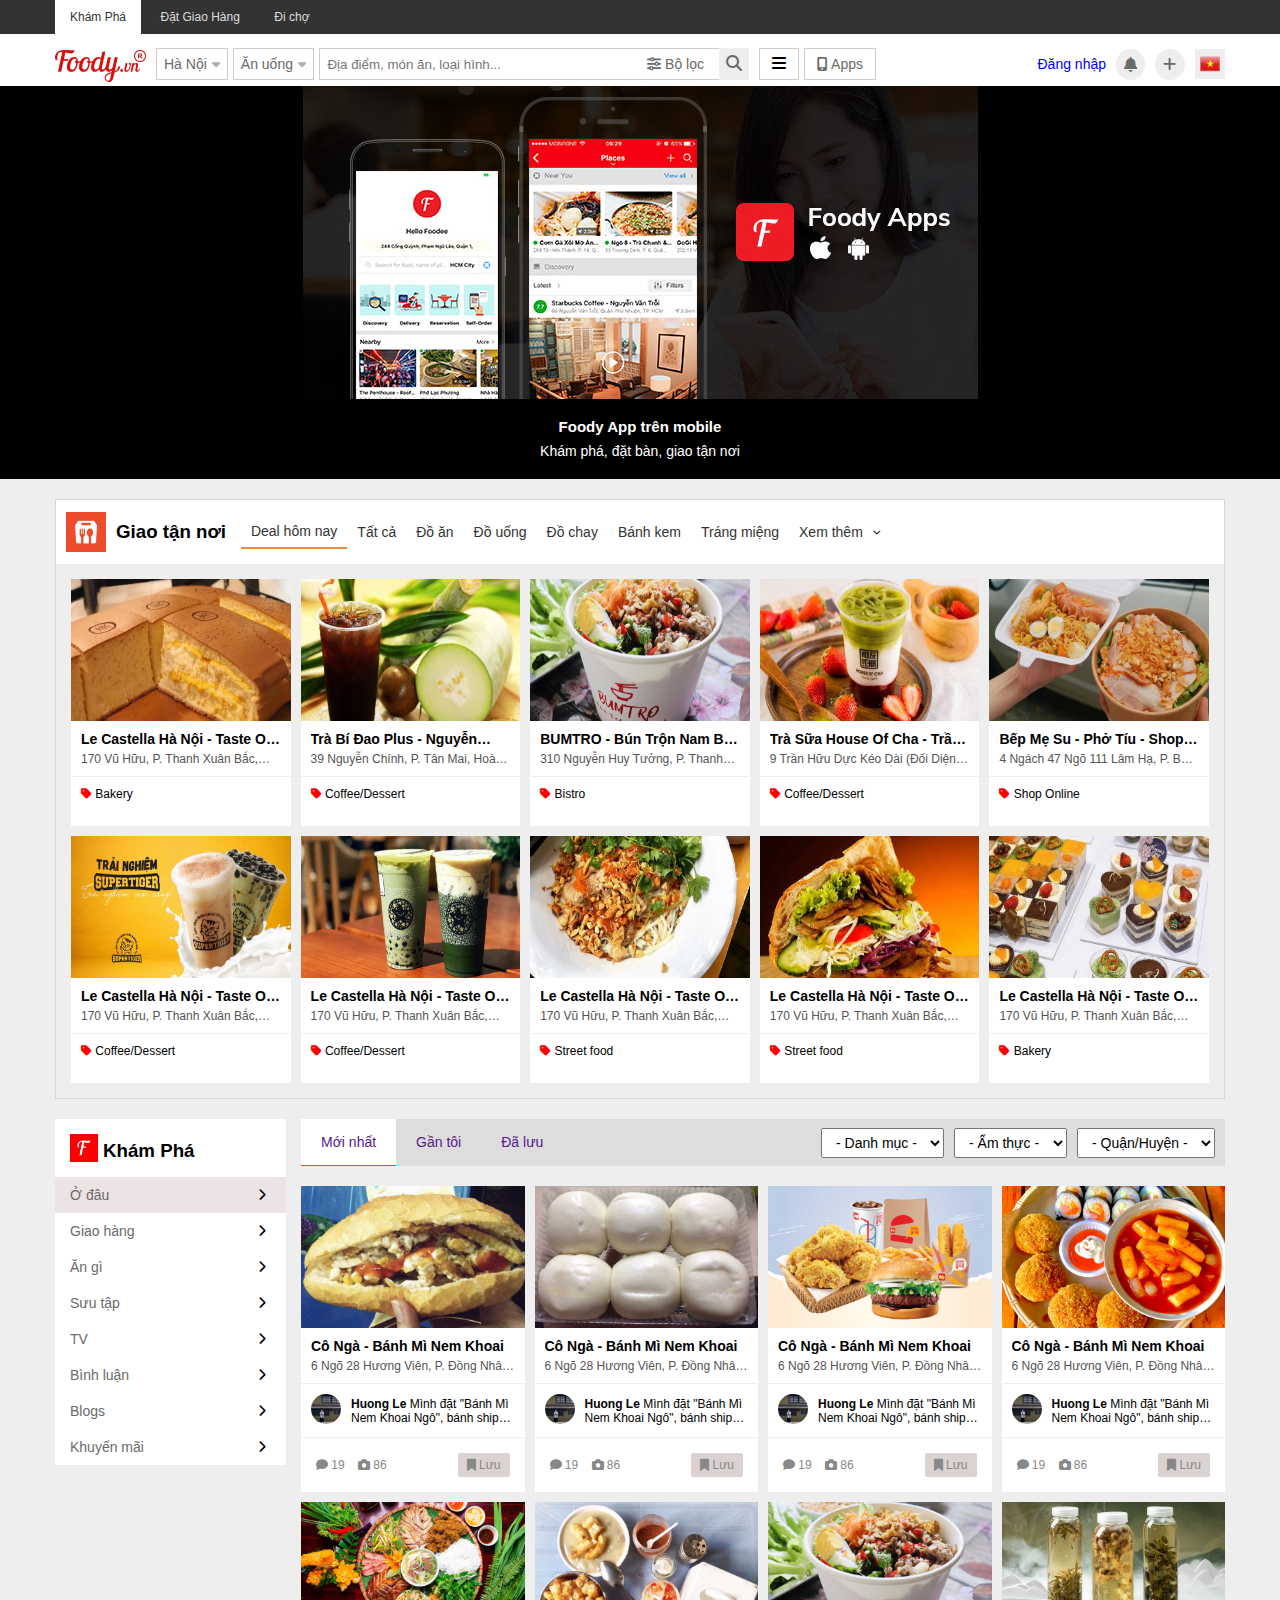
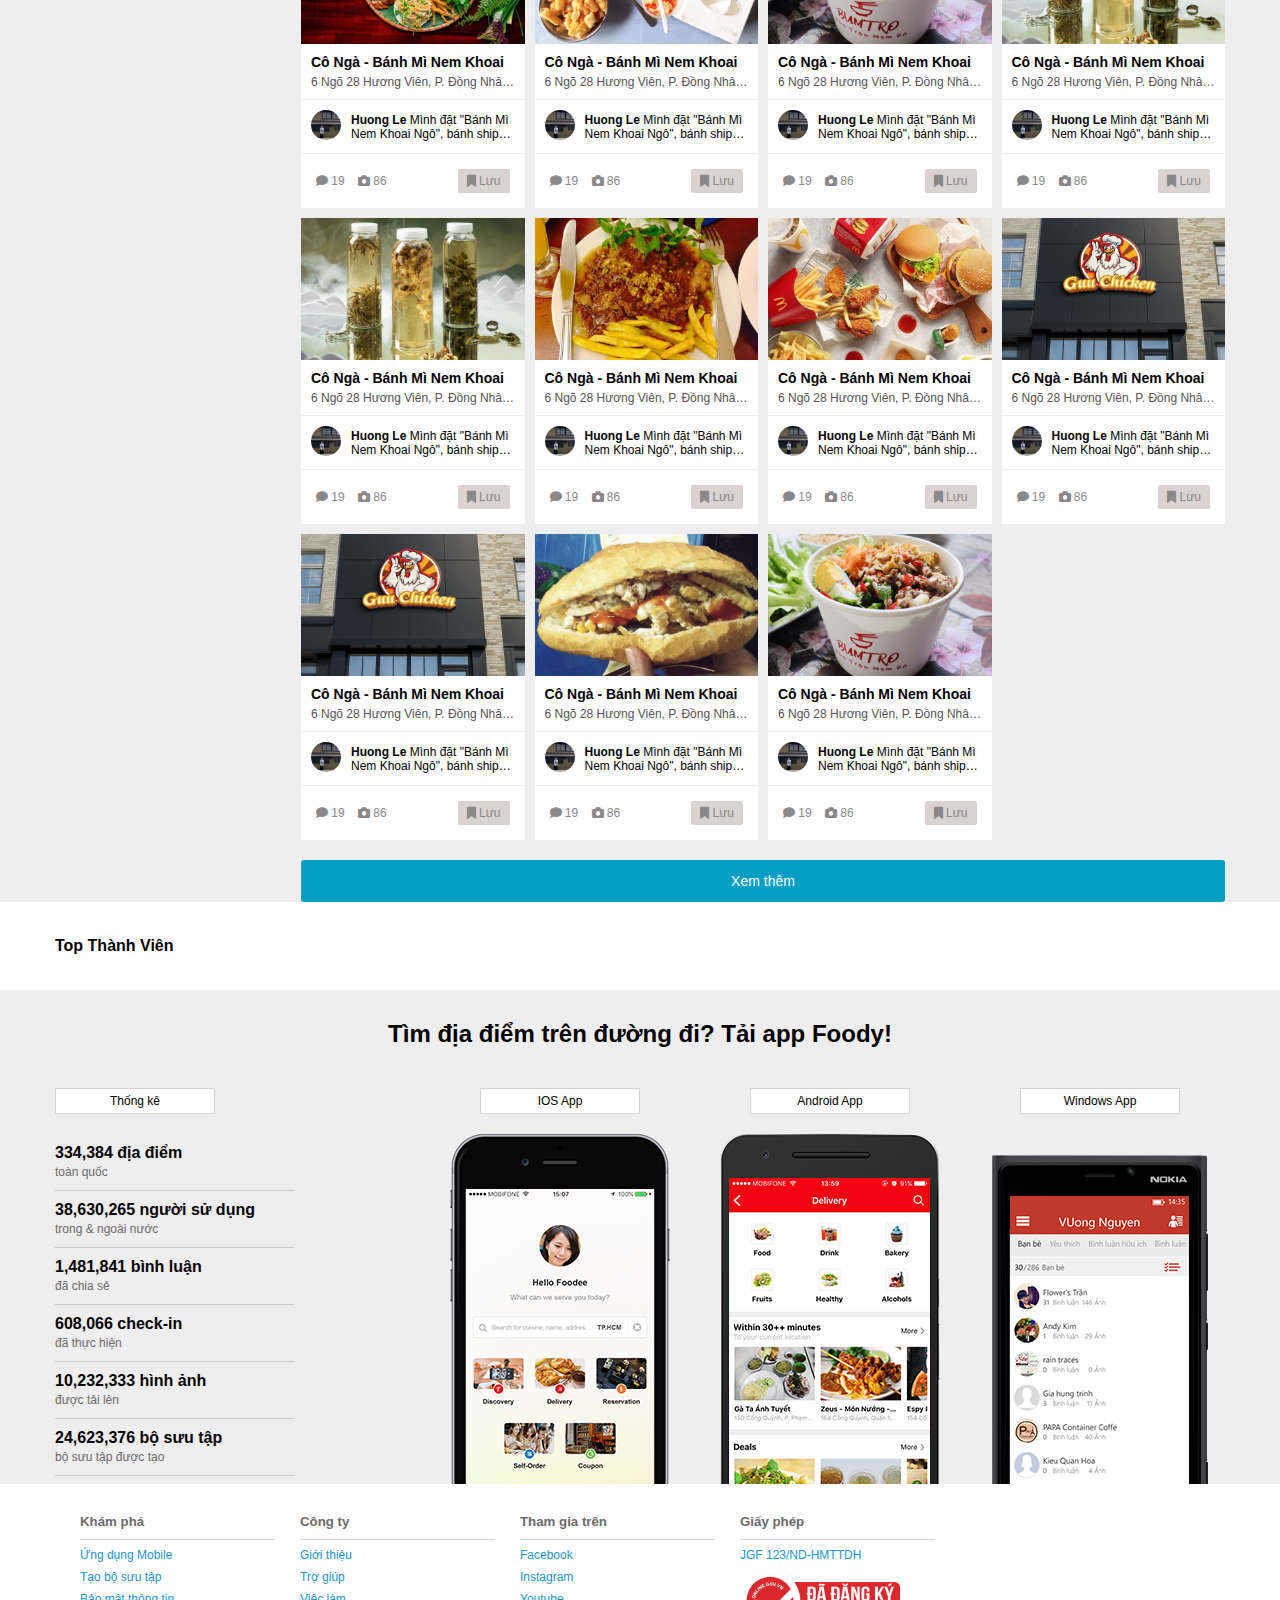
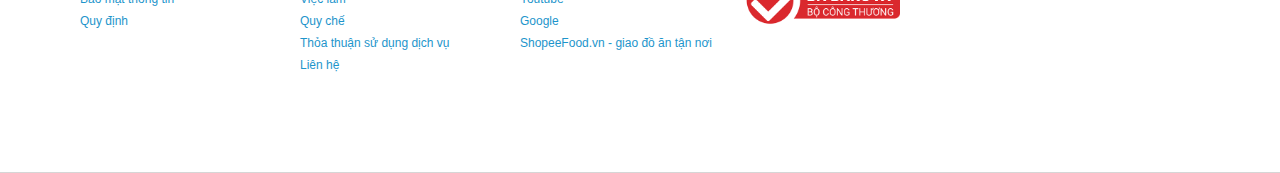
<file: index.html>
<!DOCTYPE html>
<html lang="en">
<head>
    <meta charset="UTF-8">
    <meta name="viewport" content="width=device-width, initial-scale=1.0">
    <title>Địa điểm ăn uống, ẩm thực, ăn uống cho giới trẻ</title>
    <link rel="stylesheet" href="style/style.css">
    <link rel="stylesheet" href="https://cdnjs.cloudflare.com/ajax/libs/font-awesome/6.4.0/css/all.min.css">
</head>
<body>
    <header class="p-relative">
        <section class="header__top">
            <nav class="container">
                <ul class="menu__header">
                    <li><a href="" class="f-12 f-d">Khám Phá</a></li>
                    <li><a href="market.html" class="f-12 f-d">Đặt Giao Hàng</a></li>
                    <li class="p-relative">
                        <span class="p-absolute">
                           <a href="index.html"> <img src="./image/index/gif-new.gif" alt="" class=" border-r"></a>
                        </span>
                        <a href="" class="f-12 f-d">
                            Đi chợ
                        </a>
                    </li>
                </ul>
            </nav>
        </section>
        <section class="foody__vn p-fixed" style="background-color: #ffffff; padding-top: 8px;">
            <nav class="container flex flex-sb flex-c">
                <ul class="flex flex-c">
                    <li class="style-li p-e mt-1">
                        <a href=""><img src="image/index/logo.png" alt=""></a>
                    </li>
                    <li class="flex flex-c p-e button-header f-14 f-color">
                        Hà Nội
                        <i class="fa-solid fa-caret-down" style="color: #b3aeae;
                        padding-left: 5px;
                        font-size: 13px;"></i>
                    </li>
                    <li class="flex flex-c style-li p-e button-header f-14 f-color">
                        Ăn uống
                        <i class="fa-solid fa-caret-down" style="color: #b3aeae;
                        padding-left: 5px;
                        font-size: 13px;"></i>
                    </li>
                    <li class="style-li p-e p-relative">
                        <input class="input-p w__btn--found" type="text" placeholder="Địa điểm, món ăn, loại hình...">
                        <span class="p-absolute tr-1 tr-2 f-color" style="padding: 7px;
                        top: 0;
                        right: 10px; background-color: #eee;">
                            <i class="fa-solid fa-magnifying-glass"></i>
                        </span>
                        <span class="f-14 p-absolute tr-1 f-color">
                            <i class="fa-solid fa-sliders"></i>
                            Bộ lọc
                        </span>
                    </li>
                    <li class="style-li p-e button-header ps-1 pe-1" style=" padding: 6px 0"><i class="fa-solid fa-bars"></i></li>
                    <li class="style-li p-e f-14 button-header ps-1 pe-1 f-color">
                        <i class="fa-solid fa-mobile-screen-button"></i>
                        Apps
                    </li>
                </ul>
                <ul class="flex flex-c foody__vn--right">
                    <li class="style-li p-s"><a href="login.html" class="f-14">Đăng nhập</a></li>
                    <li class="style-li p-s"><i class="fa-solid fa-bell"></i></li>
                    <li class="style-li p-s"><i class="fa-solid fa-plus"></i></li>
                    <li class="style-li p-s">
                        <a href=""><img src="image/index/vietnamese.png" alt=""></a>
                    </li>
                </ul>
            </nav>
        </section>
    </header>
    <section class="banner">
       <div class="container">
            <div class="banner__img text-center">
                <a href="">
                    <img src="image/index/banner.jpg" alt="">
                </a>
            </div>
            <div class="banner_title text-center">
                <strong style="color: #ffffff;">Foody App trên mobile</strong>
            </div>
            <div class="banner_title--first text-center">
                <p style="color: #ffffff;">Khám phá, đặt bàn, giao tận nơi</p>
            </div>
       </div>
    </section>
    <main>
        <section class="container delivery">
            <nav style="background-color: #ffffff; padding-left: 10px; padding-top: 12px; padding-bottom: 12px;">
                <ul class="flex flex-c">
                    <li class="style-li flex flex-c">
                        <img src="image/index/delivery.png" alt="" style="width: 40px; height: 40px;">
                        <h3 style="padding-left: 10px; padding-right: 15px;">Giao tận nơi</h3>
                    </li>
                    <li class="style-li"><a href="" class="f-14 border__bt--deal">Deal hôm nay</a></li>
                    <li class="style-li"><a href="" class="f-14">Tất cả</a></li>
                    <li class="style-li"><a href="" class="f-14">Đồ ăn</a></li>
                    <li class="style-li"><a href="" class="f-14">Đồ uống</a></li>
                    <li class="style-li"><a href="" class="f-14">Đồ chay</a></li>
                    <li class="style-li"><a href="" class="f-14">Bánh kem</a></li>
                    <li class="style-li"><a href="" class="f-14">Tráng miệng</a></li>
                    <li class="style-li flex flex-c">
                        <a href="" class="f-14">Xem thêm </a>
                        <i style="font-size: 8px;" class="fa-solid fa-chevron-down p-relative"></i>
                    </li>
                </ul>
            </nav>
            <section class="order__food p">
                <div class="card">
                    <div class="card__image">
                        <a href="detail.html"><img src="image/index/pr1.jpg" alt=""></a>
                    </div>
                    <div class="card__address">
                        <h4 class="f-14 truncate">Le Castella Hà Nội - Taste Of Taiwan - Vũ Hữu</h4>
                        <p class="f-12 truncate" style="padding-top: 5px; color: #555353;">
                            170 Vũ Hữu, P. Thanh Xuân Bắc, Thanh Xuân, Hà Nội
                        </p>
                    </div>
                    <div style="border-bottom: 1px solid #eee;"></div>
                    <div class="card__recommend f-12" style="padding-bottom: 25px;">
                        <i class="fa-solid fa-tag" style="color: red;"></i>
                        Bakery
                    </div>
                </div>
                <div class="card">
                    <div class="card__image">
                        <a href=""><img src="image/index/pr2.jpeg" alt=""></a>
                    </div>
                    <div class="card__address">
                        <h4 class="f-14 truncate">Trà Bí Đao Plus - Nguyễn Chính</h4>
                        <p class="f-12 truncate" style="padding-top: 5px; color: #555353;">
                            39 Nguyễn Chính, P. Tân Mai, Hoàng Mai, Hà Nội
                        </p>
                    </div>
                    <div style="border-bottom: 1px solid #eee;"></div>
                    <div class="card__recommend f-12" style="padding-bottom: 25px;">
                        <i class="fa-solid fa-tag" style="color: red;"></i>
                        Coffee/Dessert
                    </div>
                </div>
                <div class="card">
                    <div class="card__image">
                        <a href=""><img src="image/index/pr3.jpeg" alt=""></a>
                    </div>
                    <div class="card__address">
                        <h4 class="f-14 truncate"> 
                            BUMTRO - Bún Trộn Nam Bộ - Nguyễn Huy Tưởng
                        </h4>
                        <p class="f-12 truncate" style="padding-top: 5px; color: #555353;">
                            310 Nguyễn Huy Tưởng, P. Thanh Xuân Trung, Thanh Xuân, Hà Nội
                        </p>
                    </div>
                    <div style="border-bottom: 1px solid #eee;"></div>
                    <div class="card__recommend f-12" style="padding-bottom: 25px;">
                        <i class="fa-solid fa-tag" style="color: red;"></i>
                        Bistro
                    </div>
                </div>
                <div class="card">
                    <div class="card__image">
                        <a href=""><img src="image/index/pr4.jpg" alt=""></a>
                    </div>
                    <div class="card__address">
                        <h4 class="f-14 truncate">Trà Sữa House Of Cha - Trần Hữu Dực</h4>
                        <p class="f-12 truncate" style="padding-top: 5px; color: #555353;">
                            9 Trần Hữu Dực Kéo Dài (Đối Diện ĐH Công Nghệ Đông Á), P. Xuân Phương, Nam Từ Liêm, Hà Nội
                        </p>
                    </div>
                    <div style="border-bottom: 1px solid #eee;"></div>
                    <div class="card__recommend f-12" style="padding-bottom: 25px;">
                        <i class="fa-solid fa-tag" style="color: red;"></i>
                        Coffee/Dessert
                    </div>
                </div>
                <div class="card">
                    <div class="card__image">
                        <a href=""><img src="image/index/pr5.jpg" alt=""></a>
                    </div>
                    <div class="card__address">
                        <h4 class="f-14 truncate">Bếp Mẹ Su - Phở Tíu - Shop Online</h4>
                        <p class="f-12 truncate" style="padding-top: 5px; color: #555353;">
                            4 Ngách 47 Ngõ 111 Lâm Hạ, P. Bồ Đề, Long Biên, Hà Nội
                        </p>
                    </div>
                    <div style="border-bottom: 1px solid #eee;"></div>
                    <div class="card__recommend f-12" style="padding-bottom: 25px;">
                        <i class="fa-solid fa-tag" style="color: red;"></i>
                        Shop Online
                    </div>
                </div>
                <div class="card">
                    <div class="card__image">
                        <a href=""><img src="image/index/pr6.jpg" alt=""></a>
                    </div>
                    <div class="card__address">
                        <h4 class="f-14 truncate">Le Castella Hà Nội - Taste Of Taiwan - Vũ Hữu</h4>
                        <p class="f-12 truncate" style="padding-top: 5px; color: #555353;">
                            170 Vũ Hữu, P. Thanh Xuân Bắc, Thanh Xuân, Hà Nội
                        </p>
                    </div>
                    <div style="border-bottom: 1px solid #eee;"></div>
                    <div class="card__recommend f-12" style="padding-bottom: 25px;">
                        <i class="fa-solid fa-tag" style="color: red;"></i>
                        Coffee/Dessert
                    </div>
                </div>
                <div class="card">
                    <div class="card__image">
                        <a href=""><img src="image/index/pr7.jpg" alt=""></a>
                    </div>
                    <div class="card__address">
                        <h4 class="f-14 truncate">Le Castella Hà Nội - Taste Of Taiwan - Vũ Hữu</h4>
                        <p class="f-12 truncate" style="padding-top: 5px; color: #555353;">
                            170 Vũ Hữu, P. Thanh Xuân Bắc, Thanh Xuân, Hà Nội
                        </p>
                    </div>
                    <div style="border-bottom: 1px solid #eee;"></div>
                    <div class="card__recommend f-12" style="padding-bottom: 25px;">
                        <i class="fa-solid fa-tag" style="color: red;"></i>
                        Coffee/Dessert
                    </div>
                </div>
                <div class="card">
                    <div class="card__image">
                        <a href=""><img src="image/index/pr8.jpeg" alt=""></a>
                    </div>
                    <div class="card__address">
                        <h4 class="f-14 truncate">Le Castella Hà Nội - Taste Of Taiwan - Vũ Hữu</h4>
                        <p class="f-12 truncate" style="padding-top: 5px; color: #555353;">
                            170 Vũ Hữu, P. Thanh Xuân Bắc, Thanh Xuân, Hà Nội
                        </p>
                    </div>
                    <div style="border-bottom: 1px solid #eee;"></div>
                    <div class="card__recommend f-12" style="padding-bottom: 25px;">
                        <i class="fa-solid fa-tag" style="color: red;"></i>
                        Street food
                    </div>
                </div>
                <div class="card">
                    <div class="card__image">
                        <a href=""><img src="image/index/pr9.jpeg" alt=""></a>
                    </div>
                    <div class="card__address">
                        <h4 class="f-14 truncate">Le Castella Hà Nội - Taste Of Taiwan - Vũ Hữu</h4>
                        <p class="f-12 truncate" style="padding-top: 5px; color: #555353;">
                            170 Vũ Hữu, P. Thanh Xuân Bắc, Thanh Xuân, Hà Nội
                        </p>
                    </div>
                    <div style="border-bottom: 1px solid #eee;"></div>
                    <div class="card__recommend f-12" style="padding-bottom: 25px;">
                        <i class="fa-solid fa-tag" style="color: red;"></i>
                        Street food
                    </div>
                </div>
                <div class="card">
                    <div class="card__image">
                        <a href=""><img src="image/index/pr10.jpeg" alt=""></a>
                    </div>
                    <div class="card__address">
                        <h4 class="f-14 truncate">Le Castella Hà Nội - Taste Of Taiwan - Vũ Hữu</h4>
                        <p class="f-12 truncate" style="padding-top: 5px; color: #555353;">
                            170 Vũ Hữu, P. Thanh Xuân Bắc, Thanh Xuân, Hà Nội
                        </p>
                    </div>
                    <div style="border-bottom: 1px solid #eee;"></div>
                    <div class="card__recommend f-12" style="padding-bottom: 25px;">
                        <i class="fa-solid fa-tag" style="color: red;"></i>
                        Bakery
                    </div>
                </div>
            </section>
        </section>
        <section class="container discover">
            <nav class="discover__left" style="height: 346px;">
                <h3 class="flex flex-c" style="padding: 15px 15px 10px 15px;">
                    <a href="">
                        <img src="image/index/found.png" alt="" width="28px" height="28px" style="background-color: red; padding: 6px; margin-right: 5px;">
                    </a>
                    Khám Phá
                </h3>
                <ul>
                    <li class="style-li flex flex-c flex-sb">
                        <a href="">Ở đâu </a> 
                        <i class="fa-solid fa-chevron-right" style="padding-right: 20px; font-size: 12px;"></i>
                    </li>
                    <li class="style-li flex flex-c flex-sb">
                        <a href="">Giao hàng</a> 
                        <i class="fa-solid fa-chevron-right" style="padding-right: 20px; font-size: 12px;"></i>
                    </li>
                    <li class="style-li flex flex-c flex-sb">
                        <a href="">Ăn gì</a> 
                        <i class="fa-solid fa-chevron-right" style="padding-right: 20px; font-size: 12px;"></i>
                    </li>
                    <li class="style-li flex flex-c flex-sb">
                        <a href="">Sưu tập</a> 
                        <i class="fa-solid fa-chevron-right" style="padding-right: 20px; font-size: 12px;"></i>
                    </li>
                    <li class="style-li flex flex-c flex-sb">
                        <a href="">TV</a> 
                        <i class="fa-solid fa-chevron-right" style="padding-right: 20px; font-size: 12px;"></i>
                    </li>
                    <li class="style-li flex flex-c flex-sb">
                        <a href="">Bình luận</a> 
                        <i class="fa-solid fa-chevron-right" style="padding-right: 20px; font-size: 12px;"></i>
                    </li>
                    <li class="style-li flex flex-c flex-sb">
                        <a href="">Blogs</a> 
                        <i class="fa-solid fa-chevron-right" style="padding-right: 20px; font-size: 12px;"></i>
                    </li>
                    <li class="style-li flex flex-c flex-sb">
                        <a href="">Khuyến mãi</a> 
                        <i class="fa-solid fa-chevron-right" style="padding-right: 20px; font-size: 12px;"></i>
                    </li>
                </ul>
            </nav>
            <section class="discover__right">
                <nav class="flex flex-c flex-sb">
                    <ul class="flex menu__time">
                        <li class="style-li"><a href="">Mới nhất</a></li>
                        <li class="style-li"><a href="">Gần tôi</a></li>
                        <li class="style-li"><a href="">Đã lưu</a></li>
                    </ul>
                    <ul class="flex select">
                        <li class="style-li">
                            <select name="" id="">
                                <option value="">- Danh mục -</option>
                            </select>
                        </li>
                        <li class="style-li">
                            <select name="" id="">
                                <option value="">- Ẩm thực -</option>
                            </select>
                        </li>
                        <li class="style-li">
                            <select name="" id="">
                                <option value="">- Quận/Huyện -</option>
                            </select>
                        </li>
                    </ul>
                </nav>
                <section class="discover__right--food">
                    <div class="card">
                        <div class="card__image card__image--hover p-relative">
                            <a href=""><img src="image/index/p1.jpeg" alt=""></a>
                            <div class="layer__image p-absolute">
                                <button class="btn__delivery--shoppe p-absolute flex flex-c flex-sb">
                                    <a href="" style="margin-right: 7px;"><img src="image/index/logobuton.png" style="width: 22px !important; height: 22px !important;" alt=""></a>
                                    Đặt giao hàng
                                </button>
                            </div>
                        </div>
                        <div class="card__address">
                            <h4 class="f-14 truncate">Cô Ngà - Bánh Mì Nem Khoai</h4>
                            <p class="f-12 truncate" style="padding-top: 5px; color: #555353;">
                                6 Ngõ 28 Hương Viên, P. Đồng Nhân, Quận Hai Bà Trưng, Hà Nội
                            </p>
                        </div>
                        <div style="border-bottom: 1px solid #eee;"></div>
                        <div class="card__recommend f-12 flex flex-c flex-sb">
                            <div class="card__recommend--avatar">
                               <a href="">
                                <img src="image/index/avt1.jpeg" alt="" class="img__border">
                            </a>
                            </div>
                            <div class="card__recommend--comment truncate2">
                                <strong>Huong Le</strong> <span>
                                    Mình đặt "Bánh Mì Nem Khoai Ngô", bánh ship đến còn rất nóng, bên trong rất nhiều nhân, ăn rất ngon. Lần tới mình sẽ ủng hộ quán tiếp, vì chưa bao giờ ăn đc một chiếc bánh mì nào lạ và ngon đến thế.
                                </span>
                            </div>
                        </div>
                        <div style="border-bottom: 1px solid #eee;"></div>
                        <div class="flex flex-c flex-sb p">
                            <div class="action__food f-12" style="color: #888;">
                                <span style="margin-right: 10px;"><i class="fa-solid fa-comment"></i> 19</span>
                                <span><i class="fa-solid fa-camera"></i> 86</span>
                            </div>
                            <div class="save__food f-12" style="color: #888;">
                                <i class="fa-solid fa-bookmark"></i>
                                Lưu
                            </div>
                        </div>
                    </div>
                    <div class="card">
                        <div class="card__image card__image--hover p-relative">
                            <a href=""><img src="image/index/p2.jpg" alt=""></a>
                            <div class="layer__image p-absolute">
                                <button class="btn__delivery--shoppe p-absolute flex flex-c flex-sb">
                                    <a href="" style="margin-right: 7px;"><img src="image/index/logobuton.png" style="width: 22px !important; height: 22px !important;" alt=""></a>
                                    Đặt giao hàng
                                </button>
                            </div>
                        </div>
                        <div class="card__address">
                            <h4 class="f-14 truncate">Cô Ngà - Bánh Mì Nem Khoai</h4>
                            <p class="f-12 truncate" style="padding-top: 5px; color: #555353;">
                                6 Ngõ 28 Hương Viên, P. Đồng Nhân, Quận Hai Bà Trưng, Hà Nội
                            </p>
                        </div>
                        <div style="border-bottom: 1px solid #eee;"></div>
                        <div class="card__recommend f-12 flex flex-c flex-sb">
                            <div class="card__recommend--avatar">
                               <a href="">
                                <img src="image/index/avt1.jpeg" alt="" class="img__border">
                            </a>
                            </div>
                            <div class="card__recommend--comment truncate2">
                                <strong>Huong Le</strong> <span>
                                    Mình đặt "Bánh Mì Nem Khoai Ngô", bánh ship đến còn rất nóng, bên trong rất nhiều nhân, ăn rất ngon. Lần tới mình sẽ ủng hộ quán tiếp, vì chưa bao giờ ăn đc một chiếc bánh mì nào lạ và ngon đến thế.
                                </span>
                            </div>
                        </div>
                        <div style="border-bottom: 1px solid #eee;"></div>
                        <div class="flex flex-c flex-sb p">
                            <div class="action__food f-12" style="color: #888;">
                                <span style="margin-right: 10px;"><i class="fa-solid fa-comment"></i> 19</span>
                                <span><i class="fa-solid fa-camera"></i> 86</span>
                            </div>
                            <div class="save__food f-12" style="color: #888;">
                                <i class="fa-solid fa-bookmark"></i>
                                Lưu
                            </div>
                        </div>
                    </div>
                    <div class="card">
                        <div class="card__image card__image--hover p-relative">
                            <a href=""><img src="image/index/p3.jpeg" alt=""></a>
                            <div class="layer__image p-absolute">
                                <button class="btn__delivery--shoppe p-absolute flex flex-c flex-sb">
                                    <a href="" style="margin-right: 7px;"><img src="image/index/logobuton.png" style="width: 22px !important; height: 22px !important;" alt=""></a>
                                    Đặt giao hàng
                                </button>
                            </div>
                        </div>
                        <div class="card__address">
                            <h4 class="f-14 truncate">Cô Ngà - Bánh Mì Nem Khoai</h4>
                            <p class="f-12 truncate" style="padding-top: 5px; color: #555353;">
                                6 Ngõ 28 Hương Viên, P. Đồng Nhân, Quận Hai Bà Trưng, Hà Nội
                            </p>
                        </div>
                        <div style="border-bottom: 1px solid #eee;"></div>
                        <div class="card__recommend f-12 flex flex-c flex-sb">
                            <div class="card__recommend--avatar">
                               <a href="">
                                <img src="image/index/avt1.jpeg" alt="" class="img__border">
                            </a>
                            </div>
                            <div class="card__recommend--comment truncate2">
                                <strong>Huong Le</strong> <span>
                                    Mình đặt "Bánh Mì Nem Khoai Ngô", bánh ship đến còn rất nóng, bên trong rất nhiều nhân, ăn rất ngon. Lần tới mình sẽ ủng hộ quán tiếp, vì chưa bao giờ ăn đc một chiếc bánh mì nào lạ và ngon đến thế.
                                </span>
                            </div>
                        </div>
                        <div style="border-bottom: 1px solid #eee;"></div>
                        <div class="flex flex-c flex-sb p">
                            <div class="action__food f-12" style="color: #888;">
                                <span style="margin-right: 10px;"><i class="fa-solid fa-comment"></i> 19</span>
                                <span><i class="fa-solid fa-camera"></i> 86</span>
                            </div>
                            <div class="save__food f-12" style="color: #888;">
                                <i class="fa-solid fa-bookmark"></i>
                                Lưu
                            </div>
                        </div>
                    </div>
                    <div class="card">
                        <div class="card__image card__image--hover p-relative">
                            <a href="detail.html"><img src="image/index/p4.jpg" alt=""></a>
                            <form class="layer__image p-absolute" action="detail.html">
                                <button class="btn__delivery--shoppe p-absolute flex flex-c flex-sb">
                                    <a href="detail.html" style="margin-right: 7px;">
                                        <img src="image/index/logobuton.png" style="width: 22px !important; height: 22px !important;" alt=""></a>
                                    Đặt giao hàng
                                </button>
                            </form>
                        </div>
                        <div class="card__address">
                            <h4 class="f-14 truncate">Cô Ngà - Bánh Mì Nem Khoai</h4>
                            <p class="f-12 truncate" style="padding-top: 5px; color: #555353;">
                                6 Ngõ 28 Hương Viên, P. Đồng Nhân, Quận Hai Bà Trưng, Hà Nội
                            </p>
                        </div>
                        <div style="border-bottom: 1px solid #eee;"></div>
                        <div class="card__recommend f-12 flex flex-c flex-sb">
                            <div class="card__recommend--avatar">
                               <a href="">
                                <img src="image/index/avt1.jpeg" alt="" class="img__border">
                            </a>
                            </div>
                            <div class="card__recommend--comment truncate2">
                                <strong>Huong Le</strong> <span>
                                    Mình đặt "Bánh Mì Nem Khoai Ngô", bánh ship đến còn rất nóng, bên trong rất nhiều nhân, ăn rất ngon. Lần tới mình sẽ ủng hộ quán tiếp, vì chưa bao giờ ăn đc một chiếc bánh mì nào lạ và ngon đến thế.
                                </span>
                            </div>
                        </div>
                        <div style="border-bottom: 1px solid #eee;"></div>
                        <div class="flex flex-c flex-sb p">
                            <div class="action__food f-12" style="color: #888;">
                                <span style="margin-right: 10px;"><i class="fa-solid fa-comment"></i> 19</span>
                                <span><i class="fa-solid fa-camera"></i> 86</span>
                            </div>
                            <div class="save__food f-12" style="color: #888;">
                                <i class="fa-solid fa-bookmark"></i>
                                Lưu
                            </div>
                        </div>
                    </div>
                    <div class="card">
                        <div class="card__image card__image--hover p-relative">
                            <a href=""><img src="image/index/p5.jpeg" alt=""></a>
                            <div class="layer__image p-absolute">
                                <button class="btn__delivery--shoppe p-absolute flex flex-c flex-sb">
                                    <a href="" style="margin-right: 7px;"><img src="image/index/logobuton.png" style="width: 22px !important; height: 22px !important;" alt=""></a>
                                    Đặt giao hàng
                                </button>
                            </div>
                        </div>
                        <div class="card__address">
                            <h4 class="f-14 truncate">Cô Ngà - Bánh Mì Nem Khoai</h4>
                            <p class="f-12 truncate" style="padding-top: 5px; color: #555353;">
                                6 Ngõ 28 Hương Viên, P. Đồng Nhân, Quận Hai Bà Trưng, Hà Nội
                            </p>
                        </div>
                        <div style="border-bottom: 1px solid #eee;"></div>
                        <div class="card__recommend f-12 flex flex-c flex-sb">
                            <div class="card__recommend--avatar">
                               <a href="">
                                <img src="image/index/avt1.jpeg" alt="" class="img__border">
                            </a>
                            </div>
                            <div class="card__recommend--comment truncate2">
                                <strong>Huong Le</strong> <span>
                                    Mình đặt "Bánh Mì Nem Khoai Ngô", bánh ship đến còn rất nóng, bên trong rất nhiều nhân, ăn rất ngon. Lần tới mình sẽ ủng hộ quán tiếp, vì chưa bao giờ ăn đc một chiếc bánh mì nào lạ và ngon đến thế.
                                </span>
                            </div>
                        </div>
                        <div style="border-bottom: 1px solid #eee;"></div>
                        <div class="flex flex-c flex-sb p">
                            <div class="action__food f-12" style="color: #888;">
                                <span style="margin-right: 10px;"><i class="fa-solid fa-comment"></i> 19</span>
                                <span><i class="fa-solid fa-camera"></i> 86</span>
                            </div>
                            <div class="save__food f-12" style="color: #888;">
                                <i class="fa-solid fa-bookmark"></i>
                                Lưu
                            </div>
                        </div>
                    </div>
                    <div class="card">
                        <div class="card__image card__image--hover p-relative">
                            <a href=""><img src="image/index/p6.jpg" alt=""></a>
                            <div class="layer__image p-absolute">
                                <button class="btn__delivery--shoppe p-absolute flex flex-c flex-sb">
                                    <a href="" style="margin-right: 7px;"><img src="image/index/logobuton.png" style="width: 22px !important; height: 22px !important;" alt=""></a>
                                    Đặt giao hàng
                                </button>
                            </div>
                        </div>
                        <div class="card__address">
                            <h4 class="f-14 truncate">Cô Ngà - Bánh Mì Nem Khoai</h4>
                            <p class="f-12 truncate" style="padding-top: 5px; color: #555353;">
                                6 Ngõ 28 Hương Viên, P. Đồng Nhân, Quận Hai Bà Trưng, Hà Nội
                            </p>
                        </div>
                        <div style="border-bottom: 1px solid #eee;"></div>
                        <div class="card__recommend f-12 flex flex-c flex-sb">
                            <div class="card__recommend--avatar">
                               <a href="">
                                <img src="image/index/avt1.jpeg" alt="" class="img__border">
                            </a>
                            </div>
                            <div class="card__recommend--comment truncate2">
                                <strong>Huong Le</strong> <span>
                                    Mình đặt "Bánh Mì Nem Khoai Ngô", bánh ship đến còn rất nóng, bên trong rất nhiều nhân, ăn rất ngon. Lần tới mình sẽ ủng hộ quán tiếp, vì chưa bao giờ ăn đc một chiếc bánh mì nào lạ và ngon đến thế.
                                </span>
                            </div>
                        </div>
                        <div style="border-bottom: 1px solid #eee;"></div>
                        <div class="flex flex-c flex-sb p">
                            <div class="action__food f-12" style="color: #888;">
                                <span style="margin-right: 10px;"><i class="fa-solid fa-comment"></i> 19</span>
                                <span><i class="fa-solid fa-camera"></i> 86</span>
                            </div>
                            <div class="save__food f-12" style="color: #888;">
                                <i class="fa-solid fa-bookmark"></i>
                                Lưu
                            </div>
                        </div>
                    </div>
                    <div class="card">
                        <div class="card__image card__image--hover p-relative">
                            <a href=""><img src="image/index/p7.jpg" alt=""></a>
                            <div class="layer__image p-absolute">
                                <button class="btn__delivery--shoppe p-absolute flex flex-c flex-sb">
                                    <a href="" style="margin-right: 7px;"><img src="image/index/logobuton.png" style="width: 22px !important; height: 22px !important;" alt=""></a>
                                    Đặt giao hàng
                                </button>
                            </div>
                        </div>
                        <div class="card__address">
                            <h4 class="f-14 truncate">Cô Ngà - Bánh Mì Nem Khoai</h4>
                            <p class="f-12 truncate" style="padding-top: 5px; color: #555353;">
                                6 Ngõ 28 Hương Viên, P. Đồng Nhân, Quận Hai Bà Trưng, Hà Nội
                            </p>
                        </div>
                        <div style="border-bottom: 1px solid #eee;"></div>
                        <div class="card__recommend f-12 flex flex-c flex-sb">
                            <div class="card__recommend--avatar">
                               <a href="">
                                <img src="image/index/avt1.jpeg" alt="" class="img__border">
                            </a>
                            </div>
                            <div class="card__recommend--comment truncate2">
                                <strong>Huong Le</strong> <span>
                                    Mình đặt "Bánh Mì Nem Khoai Ngô", bánh ship đến còn rất nóng, bên trong rất nhiều nhân, ăn rất ngon. Lần tới mình sẽ ủng hộ quán tiếp, vì chưa bao giờ ăn đc một chiếc bánh mì nào lạ và ngon đến thế.
                                </span>
                            </div>
                        </div>
                        <div style="border-bottom: 1px solid #eee;"></div>
                        <div class="flex flex-c flex-sb p">
                            <div class="action__food f-12" style="color: #888;">
                                <span style="margin-right: 10px;"><i class="fa-solid fa-comment"></i> 19</span>
                                <span><i class="fa-solid fa-camera"></i> 86</span>
                            </div>
                            <div class="save__food f-12" style="color: #888;">
                                <i class="fa-solid fa-bookmark"></i>
                                Lưu
                            </div>
                        </div>
                    </div>
                    <div class="card">
                        <div class="card__image card__image--hover p-relative">
                            <a href=""><img src="image/index/p8.jpeg" alt=""></a>
                            <div class="layer__image p-absolute">
                                <button class="btn__delivery--shoppe p-absolute flex flex-c flex-sb">
                                    <a href="" style="margin-right: 7px;"><img src="image/index/logobuton.png" style="width: 22px !important; height: 22px !important;" alt=""></a>
                                    Đặt giao hàng
                                </button>
                            </div>
                        </div>
                        <div class="card__address">
                            <h4 class="f-14 truncate">Cô Ngà - Bánh Mì Nem Khoai</h4>
                            <p class="f-12 truncate" style="padding-top: 5px; color: #555353;">
                                6 Ngõ 28 Hương Viên, P. Đồng Nhân, Quận Hai Bà Trưng, Hà Nội
                            </p>
                        </div>
                        <div style="border-bottom: 1px solid #eee;"></div>
                        <div class="card__recommend f-12 flex flex-c flex-sb">
                            <div class="card__recommend--avatar">
                               <a href="">
                                <img src="image/index/avt1.jpeg" alt="" class="img__border">
                            </a>
                            </div>
                            <div class="card__recommend--comment truncate2">
                                <strong>Huong Le</strong> <span>
                                    Mình đặt "Bánh Mì Nem Khoai Ngô", bánh ship đến còn rất nóng, bên trong rất nhiều nhân, ăn rất ngon. Lần tới mình sẽ ủng hộ quán tiếp, vì chưa bao giờ ăn đc một chiếc bánh mì nào lạ và ngon đến thế.
                                </span>
                            </div>
                        </div>
                        <div style="border-bottom: 1px solid #eee;"></div>
                        <div class="flex flex-c flex-sb p">
                            <div class="action__food f-12" style="color: #888;">
                                <span style="margin-right: 10px;"><i class="fa-solid fa-comment"></i> 19</span>
                                <span><i class="fa-solid fa-camera"></i> 86</span>
                            </div>
                            <div class="save__food f-12" style="color: #888;">
                                <i class="fa-solid fa-bookmark"></i>
                                Lưu
                            </div>
                        </div>
                    </div>
                    <div class="card">
                        <div class="card__image card__image--hover p-relative">
                            <a href=""><img src="image/index/p8.jpeg" alt=""></a>
                            <div class="layer__image p-absolute">
                                <button class="btn__delivery--shoppe p-absolute flex flex-c flex-sb">
                                    <a href="" style="margin-right: 7px;"><img src="image/index/logobuton.png" style="width: 22px !important; height: 22px !important;" alt=""></a>
                                    Đặt giao hàng
                                </button>
                            </div>
                        </div>
                        <div class="card__address">
                            <h4 class="f-14 truncate">Cô Ngà - Bánh Mì Nem Khoai</h4>
                            <p class="f-12 truncate" style="padding-top: 5px; color: #555353;">
                                6 Ngõ 28 Hương Viên, P. Đồng Nhân, Quận Hai Bà Trưng, Hà Nội
                            </p>
                        </div>
                        <div style="border-bottom: 1px solid #eee;"></div>
                        <div class="card__recommend f-12 flex flex-c flex-sb">
                            <div class="card__recommend--avatar">
                               <a href="">
                                <img src="image/index/avt1.jpeg" alt="" class="img__border">
                            </a>
                            </div>
                            <div class="card__recommend--comment truncate2">
                                <strong>Huong Le</strong> <span>
                                    Mình đặt "Bánh Mì Nem Khoai Ngô", bánh ship đến còn rất nóng, bên trong rất nhiều nhân, ăn rất ngon. Lần tới mình sẽ ủng hộ quán tiếp, vì chưa bao giờ ăn đc một chiếc bánh mì nào lạ và ngon đến thế.
                                </span>
                            </div>
                        </div>
                        <div style="border-bottom: 1px solid #eee;"></div>
                        <div class="flex flex-c flex-sb p">
                            <div class="action__food f-12" style="color: #888;">
                                <span style="margin-right: 10px;"><i class="fa-solid fa-comment"></i> 19</span>
                                <span><i class="fa-solid fa-camera"></i> 86</span>
                            </div>
                            <div class="save__food f-12" style="color: #888;">
                                <i class="fa-solid fa-bookmark"></i>
                                Lưu
                            </div>
                        </div>
                    </div>
                    <div class="card">
                        <div class="card__image card__image--hover p-relative">
                            <a href=""><img src="image/index/p9.jpg" alt=""></a>
                            <div class="layer__image p-absolute">
                                <button class="btn__delivery--shoppe p-absolute flex flex-c flex-sb">
                                    <a href="" style="margin-right: 7px;"><img src="image/index/logobuton.png" style="width: 22px !important; height: 22px !important;" alt=""></a>
                                    Đặt giao hàng
                                </button>
                            </div>
                        </div>
                        <div class="card__address">
                            <h4 class="f-14 truncate">Cô Ngà - Bánh Mì Nem Khoai</h4>
                            <p class="f-12 truncate" style="padding-top: 5px; color: #555353;">
                                6 Ngõ 28 Hương Viên, P. Đồng Nhân, Quận Hai Bà Trưng, Hà Nội
                            </p>
                        </div>
                        <div style="border-bottom: 1px solid #eee;"></div>
                        <div class="card__recommend f-12 flex flex-c flex-sb">
                            <div class="card__recommend--avatar">
                               <a href="">
                                <img src="image/index/avt1.jpeg" alt="" class="img__border">
                            </a>
                            </div>
                            <div class="card__recommend--comment truncate2">
                                <strong>Huong Le</strong> <span>
                                    Mình đặt "Bánh Mì Nem Khoai Ngô", bánh ship đến còn rất nóng, bên trong rất nhiều nhân, ăn rất ngon. Lần tới mình sẽ ủng hộ quán tiếp, vì chưa bao giờ ăn đc một chiếc bánh mì nào lạ và ngon đến thế.
                                </span>
                            </div>
                        </div>
                        <div style="border-bottom: 1px solid #eee;"></div>
                        <div class="flex flex-c flex-sb p">
                            <div class="action__food f-12" style="color: #888;">
                                <span style="margin-right: 10px;"><i class="fa-solid fa-comment"></i> 19</span>
                                <span><i class="fa-solid fa-camera"></i> 86</span>
                            </div>
                            <div class="save__food f-12" style="color: #888;">
                                <i class="fa-solid fa-bookmark"></i>
                                Lưu
                            </div>
                        </div>
                    </div>
                    <div class="card">
                        <div class="card__image card__image--hover p-relative">
                            <a href=""><img src="image/index/p10.jpeg" alt=""></a>
                            <div class="layer__image p-absolute">
                                <button class="btn__delivery--shoppe p-absolute flex flex-c flex-sb">
                                    <a href="" style="margin-right: 7px;"><img src="image/index/logobuton.png" style="width: 22px !important; height: 22px !important;" alt=""></a>
                                    Đặt giao hàng
                                </button>
                            </div>
                        </div>
                        <div class="card__address">
                            <h4 class="f-14 truncate">Cô Ngà - Bánh Mì Nem Khoai</h4>
                            <p class="f-12 truncate" style="padding-top: 5px; color: #555353;">
                                6 Ngõ 28 Hương Viên, P. Đồng Nhân, Quận Hai Bà Trưng, Hà Nội
                            </p>
                        </div>
                        <div style="border-bottom: 1px solid #eee;"></div>
                        <div class="card__recommend f-12 flex flex-c flex-sb">
                            <div class="card__recommend--avatar">
                               <a href="">
                                <img src="image/index/avt1.jpeg" alt="" class="img__border">
                            </a>
                            </div>
                            <div class="card__recommend--comment truncate2">
                                <strong>Huong Le</strong> <span>
                                    Mình đặt "Bánh Mì Nem Khoai Ngô", bánh ship đến còn rất nóng, bên trong rất nhiều nhân, ăn rất ngon. Lần tới mình sẽ ủng hộ quán tiếp, vì chưa bao giờ ăn đc một chiếc bánh mì nào lạ và ngon đến thế.
                                </span>
                            </div>
                        </div>
                        <div style="border-bottom: 1px solid #eee;"></div>
                        <div class="flex flex-c flex-sb p">
                            <div class="action__food f-12" style="color: #888;">
                                <span style="margin-right: 10px;"><i class="fa-solid fa-comment"></i> 19</span>
                                <span><i class="fa-solid fa-camera"></i> 86</span>
                            </div>
                            <div class="save__food f-12" style="color: #888;">
                                <i class="fa-solid fa-bookmark"></i>
                                Lưu
                            </div>
                        </div>
                    </div>
                    <div class="card">
                        <div class="card__image card__image--hover p-relative">
                            <a href=""><img src="image/index/p11.jpeg" alt=""></a>
                            <div class="layer__image p-absolute">
                                <button class="btn__delivery--shoppe p-absolute flex flex-c flex-sb">
                                    <a href="" style="margin-right: 7px;"><img src="image/index/logobuton.png" style="width: 22px !important; height: 22px !important;" alt=""></a>
                                    Đặt giao hàng
                                </button>
                            </div>
                        </div>
                        <div class="card__address">
                            <h4 class="f-14 truncate">Cô Ngà - Bánh Mì Nem Khoai</h4>
                            <p class="f-12 truncate" style="padding-top: 5px; color: #555353;">
                                6 Ngõ 28 Hương Viên, P. Đồng Nhân, Quận Hai Bà Trưng, Hà Nội
                            </p>
                        </div>
                        <div style="border-bottom: 1px solid #eee;"></div>
                        <div class="card__recommend f-12 flex flex-c flex-sb">
                            <div class="card__recommend--avatar">
                               <a href="">
                                <img src="image/index/avt1.jpeg" alt="" class="img__border">
                            </a>
                            </div>
                            <div class="card__recommend--comment truncate2">
                                <strong>Huong Le</strong> <span>
                                    Mình đặt "Bánh Mì Nem Khoai Ngô", bánh ship đến còn rất nóng, bên trong rất nhiều nhân, ăn rất ngon. Lần tới mình sẽ ủng hộ quán tiếp, vì chưa bao giờ ăn đc một chiếc bánh mì nào lạ và ngon đến thế.
                                </span>
                            </div>
                        </div>
                        <div style="border-bottom: 1px solid #eee;"></div>
                        <div class="flex flex-c flex-sb p">
                            <div class="action__food f-12" style="color: #888;">
                                <span style="margin-right: 10px;"><i class="fa-solid fa-comment"></i> 19</span>
                                <span><i class="fa-solid fa-camera"></i> 86</span>
                            </div>
                            <div class="save__food f-12" style="color: #888;">
                                <i class="fa-solid fa-bookmark"></i>
                                Lưu
                            </div>
                        </div>
                    </div>
                    <div class="card">
                        <div class="card__image card__image--hover p-relative">
                            <a href=""><img src="image/index/p11.jpeg" alt=""></a>
                            <div class="layer__image p-absolute">
                                <button class="btn__delivery--shoppe p-absolute flex flex-c flex-sb">
                                    <a href="" style="margin-right: 7px;"><img src="image/index/logobuton.png" style="width: 22px !important; height: 22px !important;" alt=""></a>
                                    Đặt giao hàng
                                </button>
                            </div>
                        </div>
                        <div class="card__address">
                            <h4 class="f-14 truncate">Cô Ngà - Bánh Mì Nem Khoai</h4>
                            <p class="f-12 truncate" style="padding-top: 5px; color: #555353;">
                                6 Ngõ 28 Hương Viên, P. Đồng Nhân, Quận Hai Bà Trưng, Hà Nội
                            </p>
                        </div>
                        <div style="border-bottom: 1px solid #eee;"></div>
                        <div class="card__recommend f-12 flex flex-c flex-sb">
                            <div class="card__recommend--avatar">
                               <a href="">
                                <img src="image/index/avt1.jpeg" alt="" class="img__border">
                            </a>
                            </div>
                            <div class="card__recommend--comment truncate2">
                                <strong>Huong Le</strong> <span>
                                    Mình đặt "Bánh Mì Nem Khoai Ngô", bánh ship đến còn rất nóng, bên trong rất nhiều nhân, ăn rất ngon. Lần tới mình sẽ ủng hộ quán tiếp, vì chưa bao giờ ăn đc một chiếc bánh mì nào lạ và ngon đến thế.
                                </span>
                            </div>
                        </div>
                        <div style="border-bottom: 1px solid #eee;"></div>
                        <div class="flex flex-c flex-sb p">
                            <div class="action__food f-12" style="color: #888;">
                                <span style="margin-right: 10px;"><i class="fa-solid fa-comment"></i> 19</span>
                                <span><i class="fa-solid fa-camera"></i> 86</span>
                            </div>
                            <div class="save__food f-12" style="color: #888;">
                                <i class="fa-solid fa-bookmark"></i>
                                Lưu
                            </div>
                        </div>
                    </div>
                    <div class="card">
                        <div class="card__image card__image--hover p-relative">
                            <a href=""><img src="image/index/p1.jpeg" alt=""></a>
                            <div class="layer__image p-absolute">
                                <button class="btn__delivery--shoppe p-absolute flex flex-c flex-sb">
                                    <a href="" style="margin-right: 7px;"><img src="image/index/logobuton.png" style="width: 22px !important; height: 22px !important;" alt=""></a>
                                    Đặt giao hàng
                                </button>
                            </div>
                        </div>
                        <div class="card__address">
                            <h4 class="f-14 truncate">Cô Ngà - Bánh Mì Nem Khoai</h4>
                            <p class="f-12 truncate" style="padding-top: 5px; color: #555353;">
                                6 Ngõ 28 Hương Viên, P. Đồng Nhân, Quận Hai Bà Trưng, Hà Nội
                            </p>
                        </div>
                        <div style="border-bottom: 1px solid #eee;"></div>
                        <div class="card__recommend f-12 flex flex-c flex-sb">
                            <div class="card__recommend--avatar">
                               <a href="">
                                <img src="image/index/avt1.jpeg" alt="" class="img__border">
                            </a>
                            </div>
                            <div class="card__recommend--comment truncate2">
                                <strong>Huong Le</strong> <span>
                                    Mình đặt "Bánh Mì Nem Khoai Ngô", bánh ship đến còn rất nóng, bên trong rất nhiều nhân, ăn rất ngon. Lần tới mình sẽ ủng hộ quán tiếp, vì chưa bao giờ ăn đc một chiếc bánh mì nào lạ và ngon đến thế.
                                </span>
                            </div>
                        </div>
                        <div style="border-bottom: 1px solid #eee;"></div>
                        <div class="flex flex-c flex-sb p">
                            <div class="action__food f-12" style="color: #888;">
                                <span style="margin-right: 10px;"><i class="fa-solid fa-comment"></i> 19</span>
                                <span><i class="fa-solid fa-camera"></i> 86</span>
                            </div>
                            <div class="save__food f-12" style="color: #888;">
                                <i class="fa-solid fa-bookmark"></i>
                                Lưu
                            </div>
                        </div>
                    </div>
                    <div class="card">
                        <div class="card__image card__image--hover p-relative">
                            <a href=""><img src="image/index/p7.jpg" alt=""></a>
                            <div class="layer__image p-absolute">
                                <button class="btn__delivery--shoppe p-absolute flex flex-c flex-sb">
                                    <a href="" style="margin-right: 7px;"><img src="image/index/logobuton.png" style="width: 22px !important; height: 22px !important;" alt=""></a>
                                    Đặt giao hàng
                                </button>
                            </div>
                        </div>
                        <div class="card__address">
                            <h4 class="f-14 truncate">Cô Ngà - Bánh Mì Nem Khoai</h4>
                            <p class="f-12 truncate" style="padding-top: 5px; color: #555353;">
                                6 Ngõ 28 Hương Viên, P. Đồng Nhân, Quận Hai Bà Trưng, Hà Nội
                            </p>
                        </div>
                        <div style="border-bottom: 1px solid #eee;"></div>
                        <div class="card__recommend f-12 flex flex-c flex-sb">
                            <div class="card__recommend--avatar">
                               <a href="">
                                <img src="image/index/avt1.jpeg" alt="" class="img__border">
                            </a>
                            </div>
                            <div class="card__recommend--comment truncate2">
                                <strong>Huong Le</strong> <span>
                                    Mình đặt "Bánh Mì Nem Khoai Ngô", bánh ship đến còn rất nóng, bên trong rất nhiều nhân, ăn rất ngon. Lần tới mình sẽ ủng hộ quán tiếp, vì chưa bao giờ ăn đc một chiếc bánh mì nào lạ và ngon đến thế.
                                </span>
                            </div>
                        </div>
                        <div style="border-bottom: 1px solid #eee;"></div>
                        <div class="flex flex-c flex-sb p">
                            <div class="action__food f-12" style="color: #888;">
                                <span style="margin-right: 10px;"><i class="fa-solid fa-comment"></i> 19</span>
                                <span><i class="fa-solid fa-camera"></i> 86</span>
                            </div>
                            <div class="save__food f-12" style="color: #888;">
                                <i class="fa-solid fa-bookmark"></i>
                                Lưu
                            </div>
                        </div>
                    </div>
                </section>
                <section class="btn__view--add">
                    <button>Xem thêm</button>
                </section>
            </section>
        </section>
    </main>
    <section class="topmember">
        <div class="topmember__title">
            <div class="container">
                <a href=""><h4 style="color: #000000;">Top Thành Viên</h4></a>
            </div>
        </div>
        <div class="topmember__main">
            <div class="container">
                <div class="topmember__main--title text-center">
                    <h2>Tìm địa điểm trên đường đi? Tải app Foody!</h2>
                </div>
                <div class="topmember__main--content">
                    <div class="topmember__main--statistical">
                        <button class="topmember__main--btn f-12" style="margin-bottom: 20px;">
                            Thống kê
                        </button>
                        <div class="content__satistical">
                            <h4>334,384 địa điểm</h4>
                            <span class="f-12">
                                toàn quốc
                            </span>
                        </div>
                        <div class="content__satistical">
                            <h4>38,630,265 người sử dụng</h4>
                            <span class="f-12">
                                trong & ngoài nước
                            </span>
                        </div>
                        <div class="content__satistical">
                            <h4>1,481,841 bình luận</h4>
                            <span class="f-12">
                                đã chia sẻ
                            </span>
                        </div>
                        <div class="content__satistical">
                            <h4>608,066 check-in</h4>
                            <span class="f-12">
                                đã thực hiện
                            </span>
                        </div>
                        <div class="content__satistical">
                            <h4>10,232,333 hình ảnh</h4>
                            <span class="f-12">
                                được tải lên
                            </span>
                        </div>
                        <div class="content__satistical">
                            <h4>24,623,376 bộ sưu tập</h4>
                            <span class="f-12">
                                bộ sưu tập được tạo
                            </span>
                        </div>
                    </div>
                    <div class="topmember__main--devices">
                        <div class="topmember__main--device text-center">
                            <button class="topmember__main--btn f-12" style="margin-bottom: 20px;">
                                IOS App
                            </button>
                            <a href="">
                                <img src="image/index/ios.png" alt="">
                            </a>
                        </div>
                        <div class="topmember__main--device text-center">
                            <button class="topmember__main--btn f-12" style="margin-bottom: 20px;">
                                Android App
                            </button>
                            <a href="">
                                <img src="image/index/android.png" alt="">
                            </a>
                        </div>
                        <div class="topmember__main--device text-center">
                            <button class="topmember__main--btn f-12" style="margin-bottom: 20px;">
                                Windows App
                            </button>
                            <a href="">
                                <img src="image/index/windows.png" alt="">
                            </a>
                        </div>
                    </div>
                </div>
            </div>
        </div>
    </section>
    <footer>
        <div class="container flex">
            <nav>
                <h5>Khám phá</h5>
                <ul>
                    <li class="style-li"><a href="">Ứng dụng Mobile</a></li>
                    <li class="style-li"><a href="">Tạo bộ sưu tập</a></li>
                    <li class="style-li"><a href="">Bảo mật thông tin</a></li>
                    <li class="style-li"><a href="">Quy định</a></li>
                </ul>
            </nav>
            <nav>
                <h5>Công ty</h5>
                <ul>
                    <li class="style-li"><a href="">Giới thiệu</a></li>
                    <li class="style-li"><a href="">Trợ giúp</a></li>
                    <li class="style-li"><a href="">Việc làm</a></li>
                    <li class="style-li"><a href="">Quy chế</a></li>
                    <li class="style-li"><a href=""> Thỏa thuận sử dụng dịch vụ</a></li>
                    <li class="style-li"><a href="">Liên hệ</a></li>
                </ul>
            </nav>
            <nav>
                <h5>Tham gia trên</h5>
                <ul>
                    <li class="style-li"><a href="">Facebook</a></li>
                    <li class="style-li"><a href="">Instagram</a></li>
                    <li class="style-li"><a href="">Youtube</a></li>
                    <li class="style-li"><a href="">Google</a></li>
                    <li class="style-li"><a href="">ShopeeFood.vn - giao đồ ăn tận nơi</a></li>

                </ul>
            </nav>
            <nav>
                <h5>Giấy phép</h5>
                <ul>
                    <li class="style-li"><a href="">JGF 123/ND-HMTTDH</a></li>
                    <li class="style-li">
                        <a href="">
                            <img width="160px" height="60px" src="image/index/logo-footer.jpg" alt="">
                        </a>
                    </li>
                </ul>
            </nav>
        </div>
        <div class="footer__content text-center">
           
        </div>
    </footer>
    <script src="./js/script.js"></script>
</body>
</html>
</file>
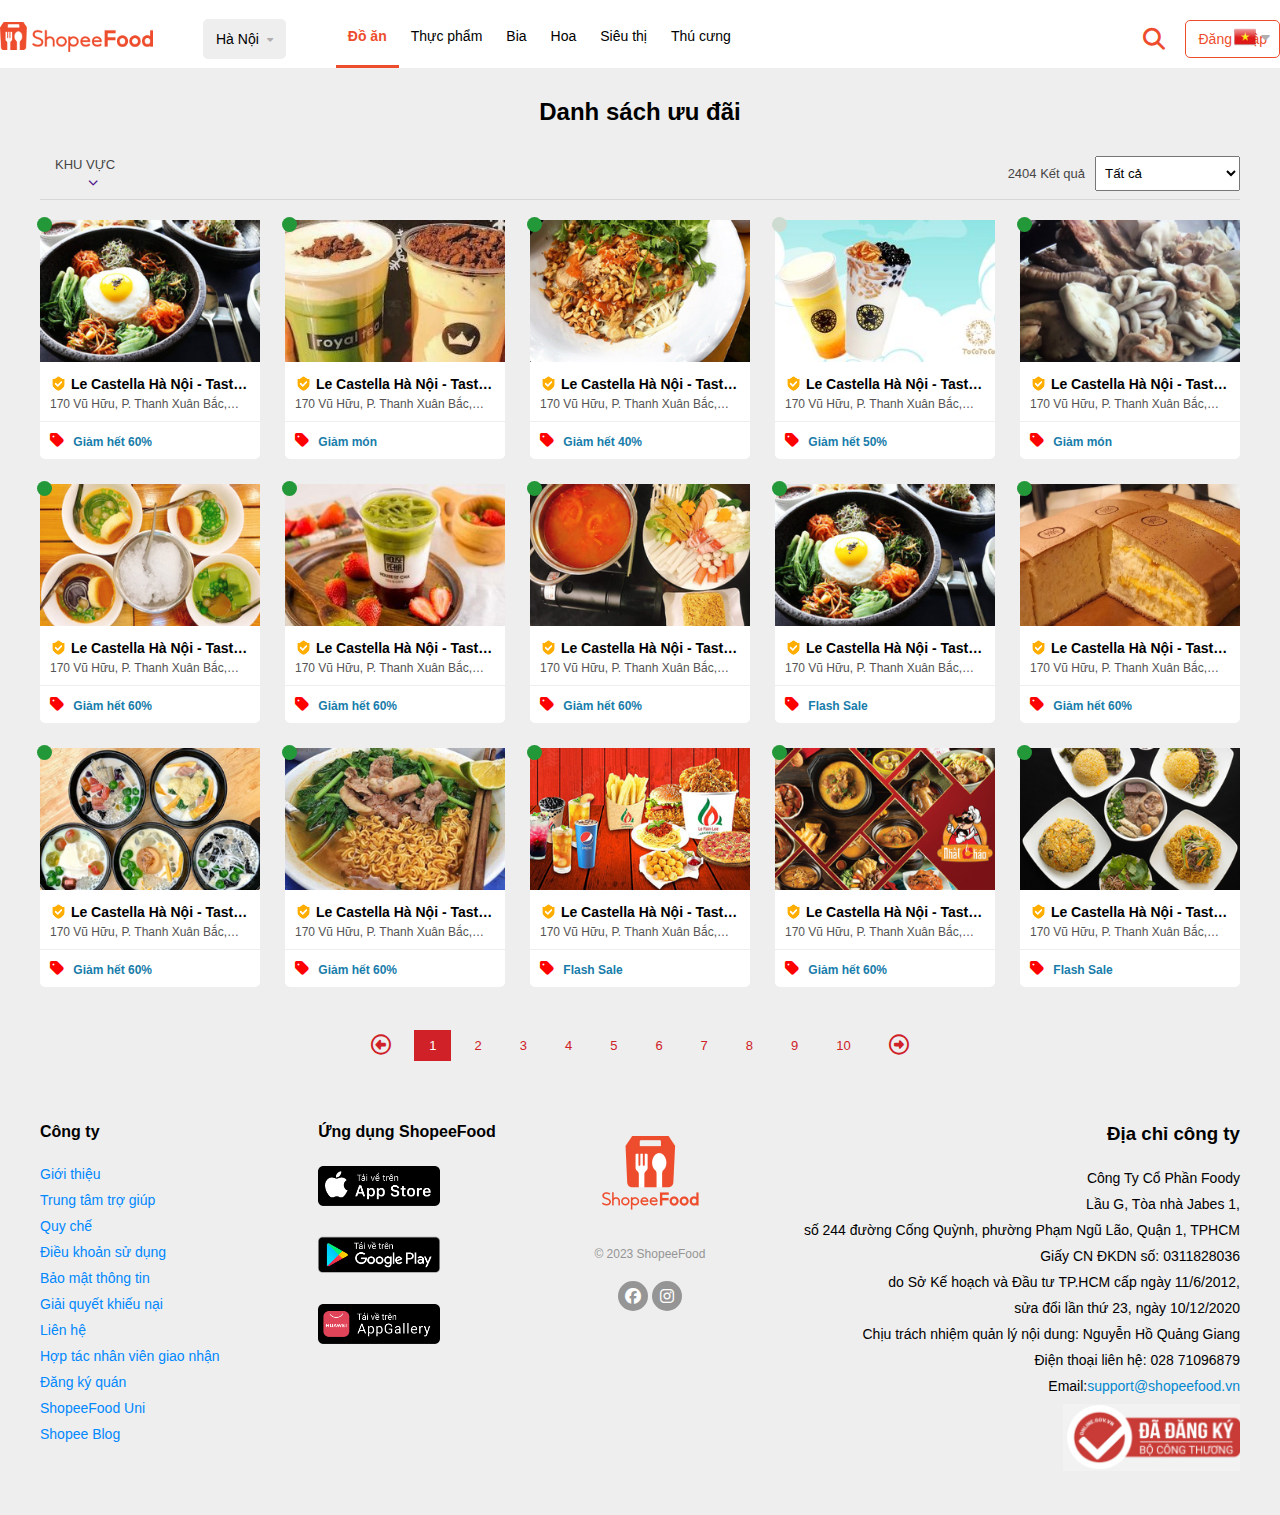
<file: cart.html>
<!DOCTYPE html>
<html lang="en">
<head>
    <meta charset="UTF-8">
    <meta name="viewport" content="width=device-width, initial-scale=1.0">
    <title>Danh sách ưu đãi</title>
    <link rel="stylesheet" href="style/style.css">
    <link rel="stylesheet" href="https://cdnjs.cloudflare.com/ajax/libs/font-awesome/6.4.0/css/all.min.css">
</head>
<body>
    <header class="detail p-relative" id="detail_page">
        <div class="header__container flex flex-c">
            <div class="header__container--logo" style="padding-right: 50px;">
                <a href=""><img width="153px" height="30px" src="image/detail/logoheader.png" alt=""></a>
            </div>
            <div class="header__container--main flex flex-c flex-sb">
                
                <nav class="header__container--main-menu flex flex-c">
                    <div class="header__container--main-location">
                        <button class="flex flex-c">
                            Hà Nội
                            <i class="fa-solid fa-caret-down"></i>
                        </button>
                    </div>
                    <ul class="flex flex-c flex-sb">
                        <li class="style-li"><a href="" class="f-14">Đồ ăn</a></li>
                        <li class="style-li"><a href="" class="f-14">Thực phẩm</a></li>
                        <li class="style-li"><a href="" class="f-14">Bia</a></li>
                        <li class="style-li"><a href="" class="f-14">Hoa</a></li>
                        <li class="style-li"><a href="" class="f-14">Siêu thị</a></li>
                        <li class="style-li"><a href="" class="f-14">Thú cưng</a></li>
                    </ul>
                </nav>
                <div class="header__container--main-btn flex flex-c">
                    <i class="fa-solid fa-magnifying-glass"></i>
                    <button class="login-detail f-14">
                        Đăng nhập
                    </button>
                </div>
            </div>
            <div class=" p-absolute header__container--vietnam flex flex-c">
                <a href=""><img width="22px" height="22px" src="image/index/vietnamese.png" alt=""></a>
                <i class="fa-solid fa-caret-down" style="color: #b3aeae;
                padding-left: 5px; padding-bottom: 5px;
                font-size: 14px;"></i>
            </div>
        </div>
    </header>
    <main class=" container-xl">
        <h2 class="text-center" style="padding: 30px 0;">Danh sách ưu đãi</h2>
        <div class="flex flex-c flex-sb" style="border-bottom: 1px solid #d7d7d7; padding-bottom: 8px;">
            <nav>
                <ul style="padding-left: 15px;">
                    <li class="style-li"><a href="" style="font-size: 13px; color: #464646;">KHU VỰC</a></li>
                    <li class="style-li" style="padding-left: 33px;"><a href=""><i class="fa-solid fa-chevron-down" style="font-size: 10px;"></i></a></li>
                </ul>
            </nav>
            <nav>
                <ul class="flex flex-c">
                    <li class="style-li" style="font-size: 13px; color: #464646; padding-right: 10px;">2404 Kết quả</li>
                    <li class="style-li">
                        <select name="" id="" style="padding: 8px 5px; width: 145px;">
                            <option value="">Tất cả</option>
                        </select>
                    </li>
                </ul>
            </nav>
        </div>
        <section class="order__food order__food--dealsList" style="gap: 25px;">
            <div class="card p-relative" style="border-radius: 5px;">
                <div class="card__image">
                    <a href=""><img src="image/cart/p1.jpeg" alt=""></a>
                </div>
                <div class="card__address">
                    <h4 class="f-14 truncate">
                        <img src="image/cart/hh.png" style="translate: 0 3px;" alt="" width="17px" height="17px">
                        Le Castella Hà Nội - Taste Of Taiwan - Vũ Hữu
                    </h4>
                    <p class="f-12 truncate" style="padding-top: 5px; color: #555353;">
                        170 Vũ Hữu, P. Thanh Xuân Bắc, Thanh Xuân, Hà Nội
                    </p>
                </div>
                <div style="border-bottom: 1px solid #eee;"></div>
                <div class="card__recommend f-12" style="padding-bottom: 10px;">
                    <i class="fa-solid fa-tag" style="color: red; font-size: 16px !important; padding-right: 6px;"></i>
                    <strong style="color: #187caa;">Giảm hết 60%</strong>
                </div>
                <span class="stt online p-absolute" title="Mở cửa" style="color: rgb(35, 152, 57); background-color: rgb(35, 152, 57); width: 15px; height: 15px; display: block; border-radius: 50%;"></span>
            </div>
            <div class="card p-relative" style="border-radius: 5px;">
                <div class="card__image">
                    <a href=""><img src="image/cart/p3.jpeg" alt=""></a>
                </div>
                <div class="card__address">
                    <h4 class="f-14 truncate">
                        <img src="image/cart/hh.png" style="translate: 0 3px;" alt="" width="17px" height="17px">
                        Le Castella Hà Nội - Taste Of Taiwan - Vũ Hữu
                    </h4>
                    <p class="f-12 truncate" style="padding-top: 5px; color: #555353;">
                        170 Vũ Hữu, P. Thanh Xuân Bắc, Thanh Xuân, Hà Nội
                    </p>
                </div>
                <div style="border-bottom: 1px solid #eee;"></div>
                <div class="card__recommend f-12" style="padding-bottom: 10px;">
                    <i class="fa-solid fa-tag" style="color: red; font-size: 16px !important; padding-right: 6px;"></i>
                    <strong style="color: #187caa;">Giảm món</strong>
                </div>
                <span class="stt online p-absolute" title="Mở cửa" style="color: rgb(35, 152, 57); background-color: rgb(35, 152, 57); width: 15px; height: 15px; display: block; border-radius: 50%;"></span>
            </div>
            <div class="card p-relative" style="border-radius: 5px;">
                <div class="card__image">
                    <a href=""><img src="image/cart/p4.jpeg" alt=""></a>
                </div>
                <div class="card__address">
                    <h4 class="f-14 truncate">
                        <img src="image/cart/hh.png" style="translate: 0 3px;" alt="" width="17px" height="17px">
                        Le Castella Hà Nội - Taste Of Taiwan - Vũ Hữu
                    </h4>
                    <p class="f-12 truncate" style="padding-top: 5px; color: #555353;">
                        170 Vũ Hữu, P. Thanh Xuân Bắc, Thanh Xuân, Hà Nội
                    </p>
                </div>
                <div style="border-bottom: 1px solid #eee;"></div>
                <div class="card__recommend f-12" style="padding-bottom: 10px;">
                    <i class="fa-solid fa-tag" style="color: red; font-size: 16px !important; padding-right: 6px;"></i>
                    <strong style="color: #187caa;">Giảm hết 40%</strong>
                </div>
                <span class="stt online p-absolute" title="Mở cửa" style="color: rgb(35, 152, 57); background-color: rgb(35, 152, 57); width: 15px; height: 15px; display: block; border-radius: 50%;"></span>
            </div>
            <div class="card p-relative" style="border-radius: 5px;">
                <div class="card__image">
                    <a href=""><img src="image/cart/p5.jpg" alt=""></a>
                </div>
                <div class="card__address">
                    <h4 class="f-14 truncate">
                        <img src="image/cart/hh.png" style="translate: 0 3px;" alt="" width="17px" height="17px">
                        Le Castella Hà Nội - Taste Of Taiwan - Vũ Hữu
                    </h4>
                    <p class="f-12 truncate" style="padding-top: 5px; color: #555353;">
                        170 Vũ Hữu, P. Thanh Xuân Bắc, Thanh Xuân, Hà Nội
                    </p>
                </div>
                <div style="border-bottom: 1px solid #eee;"></div>
                <div class="card__recommend f-12" style="padding-bottom: 10px;">
                    <i class="fa-solid fa-tag" style="color: red; font-size: 16px !important; padding-right: 6px;"></i>
                    <strong style="color: #187caa;">Giảm hết 50%</strong>
                </div>
                <span class="stt online p-absolute" title="Mở cửa" style="color: rgb(206, 219, 208); background-color: rgb(206, 219, 208); width: 15px; height: 15px; display: block; border-radius: 50%;"></span>
            </div>
            <div class="card p-relative" style="border-radius: 5px;">
                <div class="card__image">
                    <a href=""><img src="image/cart/p6.jpg" alt=""></a>
                </div>
                <div class="card__address">
                    <h4 class="f-14 truncate">
                        <img src="image/cart/hh.png" style="translate: 0 3px;" alt="" width="17px" height="17px">
                        Le Castella Hà Nội - Taste Of Taiwan - Vũ Hữu
                    </h4>
                    <p class="f-12 truncate" style="padding-top: 5px; color: #555353;">
                        170 Vũ Hữu, P. Thanh Xuân Bắc, Thanh Xuân, Hà Nội
                    </p>
                </div>
                <div style="border-bottom: 1px solid #eee;"></div>
                <div class="card__recommend f-12" style="padding-bottom: 10px;">
                    <i class="fa-solid fa-tag" style="color: red; font-size: 16px !important; padding-right: 6px;"></i>
                    <strong style="color: #187caa;">Giảm món</strong>
                </div>
                <span class="stt online p-absolute" title="Mở cửa" style="color: rgb(35, 152, 57); background-color: rgb(35, 152, 57); width: 15px; height: 15px; display: block; border-radius: 50%;"></span>
            </div>
            <div class="card p-relative" style="border-radius: 5px;">
                <div class="card__image">
                    <a href=""><img src="image/cart/p7.jpg" alt=""></a>
                </div>
                <div class="card__address">
                    <h4 class="f-14 truncate">
                        <img src="image/cart/hh.png" style="translate: 0 3px;" alt="" width="17px" height="17px">
                        Le Castella Hà Nội - Taste Of Taiwan - Vũ Hữu
                    </h4>
                    <p class="f-12 truncate" style="padding-top: 5px; color: #555353;">
                        170 Vũ Hữu, P. Thanh Xuân Bắc, Thanh Xuân, Hà Nội
                    </p>
                </div>
                <div style="border-bottom: 1px solid #eee;"></div>
                <div class="card__recommend f-12" style="padding-bottom: 10px;">
                    <i class="fa-solid fa-tag" style="color: red; font-size: 16px !important; padding-right: 6px;"></i>
                    <strong style="color: #187caa;">Giảm hết 60%</strong>
                </div>
                <span class="stt online p-absolute" title="Mở cửa" style="color: rgb(35, 152, 57); background-color: rgb(35, 152, 57); width: 15px; height: 15px; display: block; border-radius: 50%;"></span>
            </div>
            <div class="card p-relative" style="border-radius: 5px;">
                <div class="card__image">
                    <a href=""><img src="image/cart/ơ2.jpg" alt=""></a>
                </div>
                <div class="card__address">
                    <h4 class="f-14 truncate">
                        <img src="image/cart/hh.png" style="translate: 0 3px;" alt="" width="17px" height="17px">
                        Le Castella Hà Nội - Taste Of Taiwan - Vũ Hữu
                    </h4>
                    <p class="f-12 truncate" style="padding-top: 5px; color: #555353;">
                        170 Vũ Hữu, P. Thanh Xuân Bắc, Thanh Xuân, Hà Nội
                    </p>
                </div>
                <div style="border-bottom: 1px solid #eee;"></div>
                <div class="card__recommend f-12" style="padding-bottom: 10px;">
                    <i class="fa-solid fa-tag" style="color: red; font-size: 16px !important; padding-right: 6px;"></i>
                    <strong style="color: #187caa;">Giảm hết 60%</strong>
                </div>
                <span class="stt online p-absolute" title="Mở cửa" style="color: rgb(35, 152, 57); background-color: rgb(35, 152, 57); width: 15px; height: 15px; display: block; border-radius: 50%;"></span>
            </div>
            <div class="card p-relative" style="border-radius: 5px;">
                <div class="card__image">
                    <a href=""><img src="image/cart/p9.jpg" alt=""></a>
                </div>
                <div class="card__address">
                    <h4 class="f-14 truncate">
                        <img src="image/cart/hh.png" style="translate: 0 3px;" alt="" width="17px" height="17px">
                        Le Castella Hà Nội - Taste Of Taiwan - Vũ Hữu
                    </h4>
                    <p class="f-12 truncate" style="padding-top: 5px; color: #555353;">
                        170 Vũ Hữu, P. Thanh Xuân Bắc, Thanh Xuân, Hà Nội
                    </p>
                </div>
                <div style="border-bottom: 1px solid #eee;"></div>
                <div class="card__recommend f-12" style="padding-bottom: 10px;">
                    <i class="fa-solid fa-tag" style="color: red; font-size: 16px !important; padding-right: 6px;"></i>
                    <strong style="color: #187caa;">Giảm hết 60%</strong>
                </div>
                <span class="stt online p-absolute" title="Mở cửa" style="color: rgb(35, 152, 57); background-color: rgb(35, 152, 57); width: 15px; height: 15px; display: block; border-radius: 50%;"></span>
            </div>
            <div class="card p-relative" style="border-radius: 5px;">
                <div class="card__image">
                    <a href=""><img src="image/cart/p1.jpeg" alt=""></a>
                </div>
                <div class="card__address">
                    <h4 class="f-14 truncate">
                        <img src="image/cart/hh.png" style="translate: 0 3px;" alt="" width="17px" height="17px">
                        Le Castella Hà Nội - Taste Of Taiwan - Vũ Hữu
                    </h4>
                    <p class="f-12 truncate" style="padding-top: 5px; color: #555353;">
                        170 Vũ Hữu, P. Thanh Xuân Bắc, Thanh Xuân, Hà Nội
                    </p>
                </div>
                <div style="border-bottom: 1px solid #eee;"></div>
                <div class="card__recommend f-12" style="padding-bottom: 10px;">
                    <i class="fa-solid fa-tag" style="color: red; font-size: 16px !important; padding-right: 6px;"></i>
                    <strong style="color: #187caa;">Flash Sale</strong>
                </div>
                <span class="stt online p-absolute" title="Mở cửa" style="color: rgb(35, 152, 57); background-color: rgb(35, 152, 57); width: 15px; height: 15px; display: block; border-radius: 50%;"></span>
            </div>
            <div class="card p-relative" style="border-radius: 5px;">
                <div class="card__image">
                    <a href=""><img src="image/cart/p10.jpg" alt=""></a>
                </div>
                <div class="card__address">
                    <h4 class="f-14 truncate">
                        <img src="image/cart/hh.png" style="translate: 0 3px;" alt="" width="17px" height="17px">
                        Le Castella Hà Nội - Taste Of Taiwan - Vũ Hữu
                    </h4>
                    <p class="f-12 truncate" style="padding-top: 5px; color: #555353;">
                        170 Vũ Hữu, P. Thanh Xuân Bắc, Thanh Xuân, Hà Nội
                    </p>
                </div>
                <div style="border-bottom: 1px solid #eee;"></div>
                <div class="card__recommend f-12" style="padding-bottom: 10px;">
                    <i class="fa-solid fa-tag" style="color: red; font-size: 16px !important; padding-right: 6px;"></i>
                    <strong style="color: #187caa;">Giảm hết 60%</strong>
                </div>
                <span class="stt online p-absolute" title="Mở cửa" style="color: rgb(35, 152, 57); background-color: rgb(35, 152, 57); width: 15px; height: 15px; display: block; border-radius: 50%;"></span>
            </div>
            <div class="card p-relative" style="border-radius: 5px;">
                <div class="card__image">
                    <a href=""><img src="image/cart/p11.jpg" alt=""></a>
                </div>
                <div class="card__address">
                    <h4 class="f-14 truncate">
                        <img src="image/cart/hh.png" style="translate: 0 3px;" alt="" width="17px" height="17px">
                        Le Castella Hà Nội - Taste Of Taiwan - Vũ Hữu
                    </h4>
                    <p class="f-12 truncate" style="padding-top: 5px; color: #555353;">
                        170 Vũ Hữu, P. Thanh Xuân Bắc, Thanh Xuân, Hà Nội
                    </p>
                </div>
                <div style="border-bottom: 1px solid #eee;"></div>
                <div class="card__recommend f-12" style="padding-bottom: 10px;">
                    <i class="fa-solid fa-tag" style="color: red; font-size: 16px !important; padding-right: 6px;"></i>
                    <strong style="color: #187caa;">Giảm hết 60%</strong>
                </div>
                <span class="stt online p-absolute" title="Mở cửa" style="color: rgb(35, 152, 57); background-color: rgb(35, 152, 57); width: 15px; height: 15px; display: block; border-radius: 50%;"></span>
            </div>
            <div class="card p-relative" style="border-radius: 5px;">
                <div class="card__image">
                    <a href=""><img src="image/cart/p12.jpeg" alt=""></a>
                </div>
                <div class="card__address">
                    <h4 class="f-14 truncate">
                        <img src="image/cart/hh.png" style="translate: 0 3px;" alt="" width="17px" height="17px">
                        Le Castella Hà Nội - Taste Of Taiwan - Vũ Hữu
                    </h4>
                    <p class="f-12 truncate" style="padding-top: 5px; color: #555353;">
                        170 Vũ Hữu, P. Thanh Xuân Bắc, Thanh Xuân, Hà Nội
                    </p>
                </div>
                <div style="border-bottom: 1px solid #eee;"></div>
                <div class="card__recommend f-12" style="padding-bottom: 10px;">
                    <i class="fa-solid fa-tag" style="color: red; font-size: 16px !important; padding-right: 6px;"></i>
                    <strong style="color: #187caa;">Giảm hết 60%</strong>
                </div>
                <span class="stt online p-absolute" title="Mở cửa" style="color: rgb(35, 152, 57); background-color: rgb(35, 152, 57); width: 15px; height: 15px; display: block; border-radius: 50%;"></span>
            </div>
            <div class="card p-relative" style="border-radius: 5px;">
                <div class="card__image">
                    <a href=""><img src="image/cart/p13.jpeg" alt=""></a>
                </div>
                <div class="card__address">
                    <h4 class="f-14 truncate">
                        <img src="image/cart/hh.png" style="translate: 0 3px;" alt="" width="17px" height="17px">
                        Le Castella Hà Nội - Taste Of Taiwan - Vũ Hữu
                    </h4>
                    <p class="f-12 truncate" style="padding-top: 5px; color: #555353;">
                        170 Vũ Hữu, P. Thanh Xuân Bắc, Thanh Xuân, Hà Nội
                    </p>
                </div>
                <div style="border-bottom: 1px solid #eee;"></div>
                <div class="card__recommend f-12" style="padding-bottom: 10px;">
                    <i class="fa-solid fa-tag" style="color: red; font-size: 16px !important; padding-right: 6px;"></i>
                    <strong style="color: #187caa;">Flash Sale</strong>
                </div>
                <span class="stt online p-absolute" title="Mở cửa" style="color: rgb(35, 152, 57); background-color: rgb(35, 152, 57); width: 15px; height: 15px; display: block; border-radius: 50%;"></span>
            </div>
            <div class="card p-relative" style="border-radius: 5px;">
                <div class="card__image">
                    <a href=""><img src="image/cart/p14.jpeg" alt=""></a>
                </div>
                <div class="card__address">
                    <h4 class="f-14 truncate">
                        <img src="image/cart/hh.png" style="translate: 0 3px;" alt="" width="17px" height="17px">
                        Le Castella Hà Nội - Taste Of Taiwan - Vũ Hữu
                    </h4>
                    <p class="f-12 truncate" style="padding-top: 5px; color: #555353;">
                        170 Vũ Hữu, P. Thanh Xuân Bắc, Thanh Xuân, Hà Nội
                    </p>
                </div>
                <div style="border-bottom: 1px solid #eee;"></div>
                <div class="card__recommend f-12" style="padding-bottom: 10px;">
                    <i class="fa-solid fa-tag" style="color: red; font-size: 16px !important; padding-right: 6px;"></i>
                    <strong style="color: #187caa;">Giảm hết 60%</strong>
                </div>
                <span class="stt online p-absolute" title="Mở cửa" style="color: rgb(35, 152, 57); background-color: rgb(35, 152, 57); width: 15px; height: 15px; display: block; border-radius: 50%;"></span>
            </div>
            <div class="card p-relative" style="border-radius: 5px;">
                <div class="card__image">
                    <a href=""><img src="image/cart/p15.jpeg" alt=""></a>
                </div>
                <div class="card__address">
                    <h4 class="f-14 truncate">
                        <img src="image/cart/hh.png" style="translate: 0 3px;" alt="" width="17px" height="17px">
                        Le Castella Hà Nội - Taste Of Taiwan - Vũ Hữu
                    </h4>
                    <p class="f-12 truncate" style="padding-top: 5px; color: #555353;">
                        170 Vũ Hữu, P. Thanh Xuân Bắc, Thanh Xuân, Hà Nội
                    </p>
                </div>
                <div style="border-bottom: 1px solid #eee;"></div>
                <div class="card__recommend f-12" style="padding-bottom: 10px;">
                    <i class="fa-solid fa-tag" style="color: red; font-size: 16px !important; padding-right: 6px;"></i>
                    <strong style="color: #187caa;">Flash Sale</strong>
                </div>
                <span class="stt online p-absolute" title="Mở cửa" style="color: rgb(35, 152, 57); background-color: rgb(35, 152, 57); width: 15px; height: 15px; display: block; border-radius: 50%;"></span>
            </div>
        </section>
        <nav class="nav__listproduct--detail" style="padding-bottom: 30px;">
            <ul class="flex flex-c" style="justify-content: center;">
                <li><a href=""><i class="fa-regular fa-circle-left"></i></a></li>
                <li><a href="">1</a></li>
                <li><a href="">2</a></li>
                <li><a href="">3</a></li>
                <li><a href="">4</a></li>
                <li><a href="">5</a></li>
                <li><a href="">6</a></li>
                <li><a href="">7</a></li>
                <li><a href="">8</a></li>
                <li><a href="">9</a></li>
                <li><a href="">10</a></li>
                <li><a href=""><i class="fa-regular fa-circle-right"></i></a></li>
            </ul>
        </nav>
    </main>
    <footer style="padding-bottom: 40px; background-color: #eee;">
        <div class="container-xl flex flex-sb">
            <div class="footer__company">
                <h3 style="font-size: 16px;">Công ty</h3>
                <ul>
                    <li><a href="">Giới thiệu</a></li>
                    <li><a href="">Trung tâm trợ giúp</a></li>
                    <li><a href="">Quy chế</a></li>
                    <li><a href="">Điều khoản sử dụng</a></li>
                    <li><a href="">Bảo mật thông tin</a></li>
                    <li><a href="">Giải quyết khiếu nại</a></li>
                    <li><a href="">Liên hệ</a></li>
                    <li><a href="">Hợp tác nhân viên giao nhận</a></li>
                    <li><a href="">Đăng ký quán</a></li>
                    <li><a href="">ShopeeFood Uni</a></li>
                    <li><a href="">Shopee Blog</a></li>
                </ul>
            </div>
            <div class="footer__app">
                <h3 style="font-size: 16px;">Ứng dụng ShopeeFood</h3>
                <div style="margin-top: 25px;">
                    <div style="margin-bottom: 25px;">
                        <img width="122px" height="40px" src="./image/detail/appstore.png" alt="">
                    </div>
                    <div style="margin-bottom: 25px;">
                        <img width="122px" height="40px" src="./image/detail/ggplay.png" alt="">
                    </div>
                    <div style="margin-bottom: 25px;">
                        <img width="122px" height="40px" src="./image/detail/Appgalexy.png" alt="">
                    </div>
                </div>
            </div>
            <div class="footer__logo text-center">
                <div>
                    <img  width="100px" height="100px" src="image/detail/logofooter.png" alt="">
                </div>
                <div style="font-size: 12px; color: #959595; padding: 20px 0 20px 0;">
                    © 2023 ShopeeFood
                </div>
                <div>
                    <i class="fa-brands fa-facebook"></i>
                    <i class="fa-brands fa-instagram"></i>
                </div>
            </div>
            <div class="footer__address" style="text-align: right;">
                <h3 style="margin-bottom: 25px;">Địa chỉ công ty</h3>
                <p>Công Ty Cổ Phần Foody</p>
                <p>Lầu G, Tòa nhà Jabes 1,</p>
                <p>số 244 đường Cống Quỳnh, phường Phạm Ngũ Lão, Quận 1, TPHCM</p>
                <p>Giấy CN ĐKDN số: 0311828036</p>
                <p>do Sở Kế hoạch và Đầu tư TP.HCM cấp ngày 11/6/2012,</p>
                <p>sửa đổi lần thứ 23, ngày 10/12/2020</p>
                <p>Chịu trách nhiệm quản lý nội dung: Nguyễn Hồ Quảng Giang</p>
                <p>Điện thoại liên hệ: 028 71096879</p>
                <p style="display: flex; justify-content: flex-end;"><span>Email:</span> <a href="" style="color: #0288d1;">support@shopeefood.vn</a></p>
                <div>
                    <img src="image/detail/bctdetail.jpg" alt="" width="177px" height="67px">
                </div>
            </div>
        </div>
    </footer>
    <script>
        const detailPage = document.querySelector('#detail_page');
        window.addEventListener('scroll' , () => {
            detailPage.classList.toggle('p-fixed2', window.scrollY > 0)
        });
    </script>
</body>
</html>
</file>
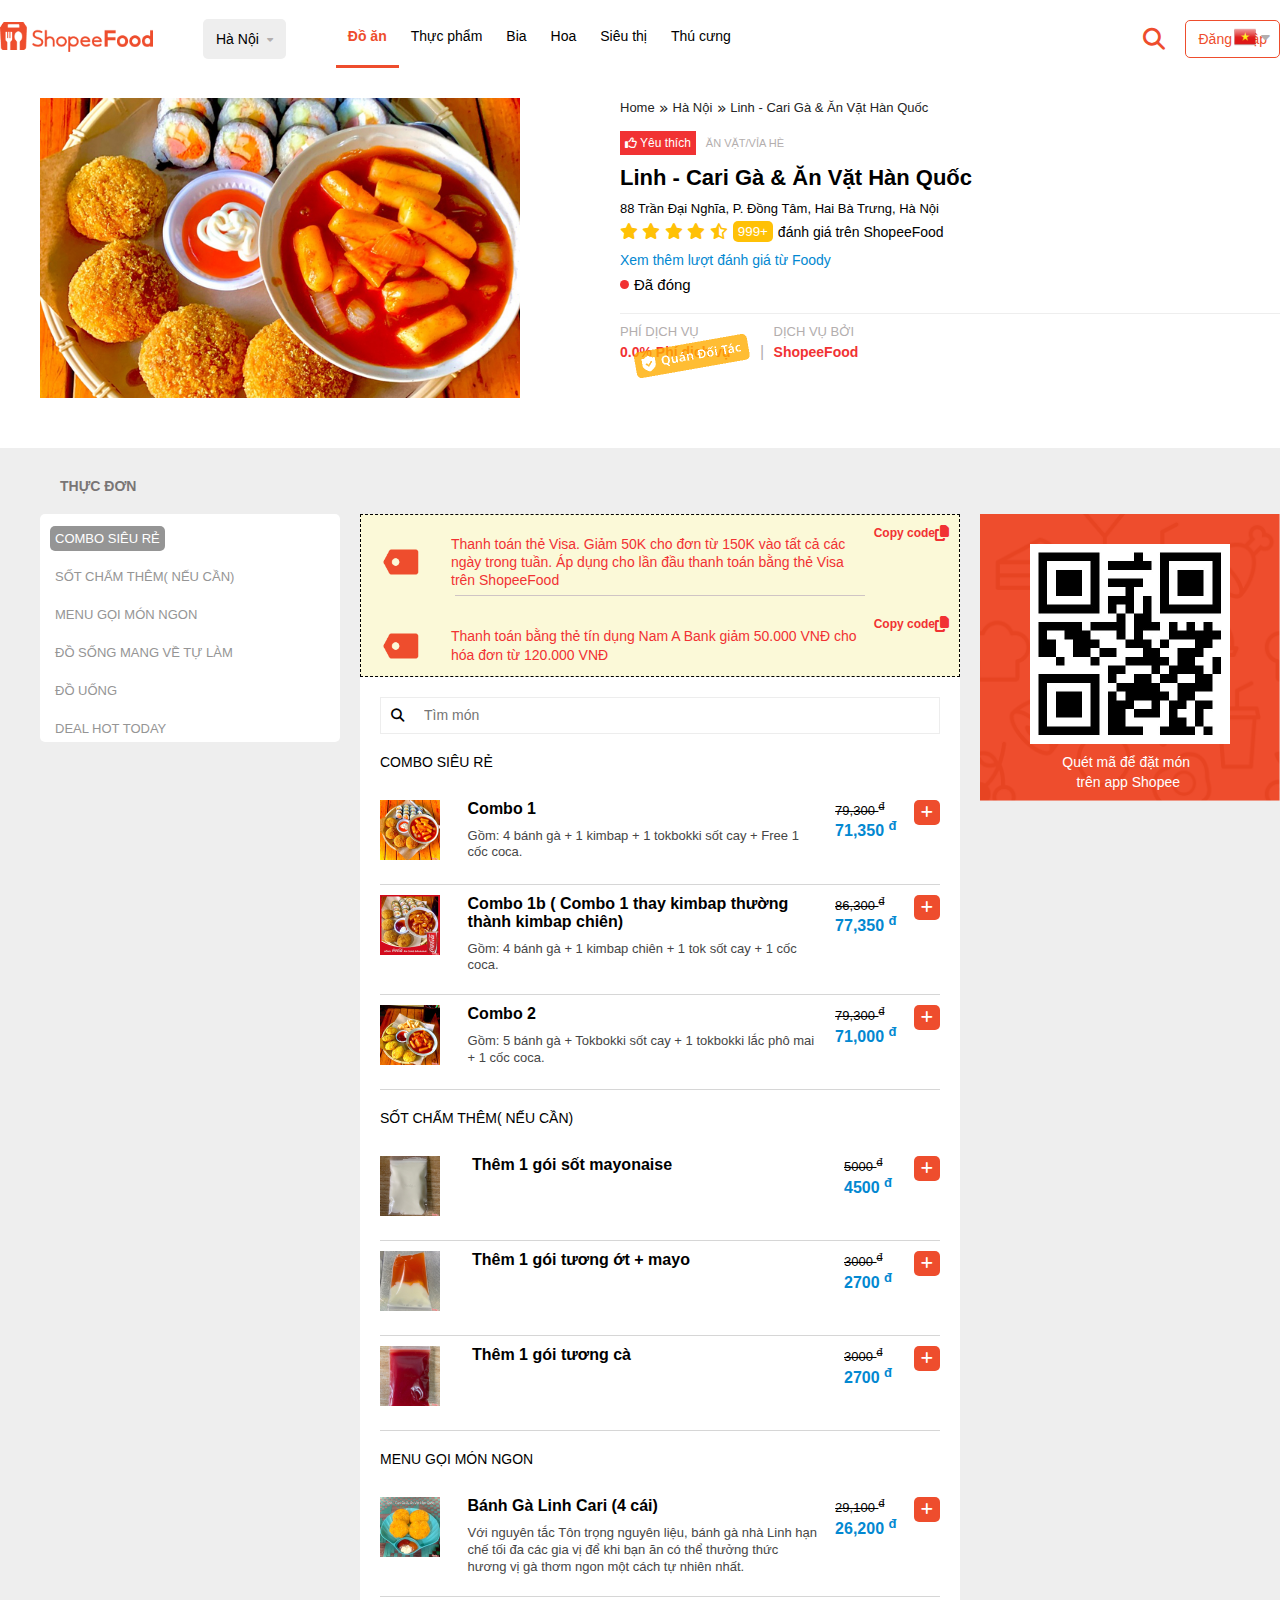
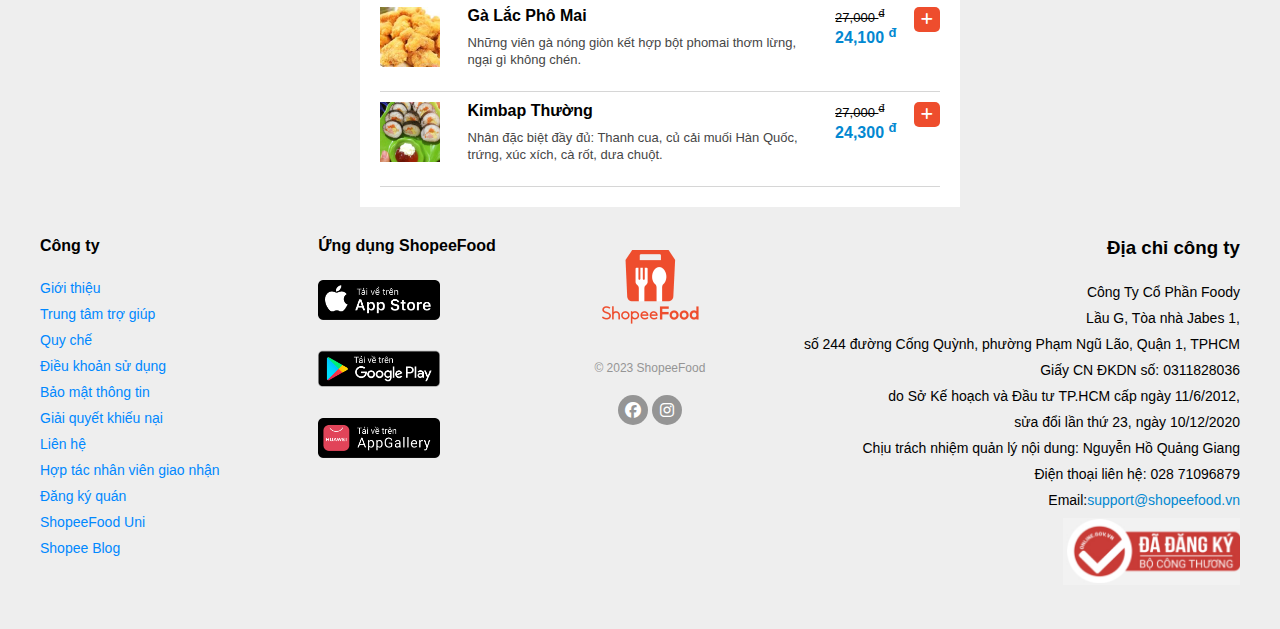
<file: detail.html>
<!DOCTYPE html>
<html lang="en">
<head>
    <meta charset="UTF-8">
    <meta name="viewport" content="width=device-width, initial-scale=1.0">
    <title>Chi tiết sản phẩm</title>
    <link rel="stylesheet" href="style/style.css">
    <link rel="stylesheet" href="https://cdnjs.cloudflare.com/ajax/libs/font-awesome/6.4.0/css/all.min.css">
</head>
<body>
    <header class="detail p-relative" id="detail_page">
        <div class="header__container flex flex-c">
            <div class="header__container--logo" style="padding-right: 50px;">
                <a href=""><img width="153px" height="30px" src="image/detail/logoheader.png" alt=""></a>
            </div>
            <div class="header__container--main flex flex-c flex-sb">
                
                <nav class="header__container--main-menu flex flex-c">
                    <div class="header__container--main-location">
                        <button class="flex flex-c">
                            Hà Nội
                            <i class="fa-solid fa-caret-down"></i>
                        </button>
                    </div>
                    <ul class="flex flex-c flex-sb">
                        <li class="style-li"><a href="" class="f-14">Đồ ăn</a></li>
                        <li class="style-li"><a href="" class="f-14">Thực phẩm</a></li>
                        <li class="style-li"><a href="" class="f-14">Bia</a></li>
                        <li class="style-li"><a href="" class="f-14">Hoa</a></li>
                        <li class="style-li"><a href="" class="f-14">Siêu thị</a></li>
                        <li class="style-li"><a href="" class="f-14">Thú cưng</a></li>
                    </ul>
                </nav>
                <div class="header__container--main-btn flex flex-c">
                    <i class="fa-solid fa-magnifying-glass"></i>
                    <a href="login.html">
                        <button class="login-detail f-14">
                            Đăng nhập
                        </button>
                    </a>
                </div>
            </div>
            <div class=" p-absolute header__container--vietnam flex flex-c">
                <a href=""><img width="22px" height="22px" src="image/index/vietnamese.png" alt=""></a>
                <i class="fa-solid fa-caret-down" style="color: #b3aeae;
                padding-left: 5px; padding-bottom: 5px;
                font-size: 14px;"></i>
            </div>
        </div>
    </header>
    <main class="bg-white" style="margin-top: 0; padding: 30px 0 50px 0;">
        <div class="detail__product container-xl">
            <div class="detail__product--image">
                <img src="image/detail/detail1.jpg" alt="">
            </div>
            <div class="detail__product--info">
                <ul>
                    <li><a href="">Home</a></li>
                    <li><a href=""><i class="fa-solid fa-angles-right"></i></a></li>
                    <li><a href="">Hà Nội</a></li>
                    <li><a href=""><i class="fa-solid fa-angles-right"></i></a></li>
                    <li><a href="">Linh - Cari Gà & Ăn Vặt Hàn Quốc</a></li>
                </ul>
                <div class="icon flex flex-c">
                    <button>
                        <i class="fa-regular fa-thumbs-up"></i>
                        Yêu thích
                    </button>
                    <p>ĂN VẶT/VỈA HÈ</p>
                </div>
                <h2>Linh - Cari Gà & Ăn Vặt Hàn Quốc</h2>
                <p class="address" style="font-size: 13px;">
                    88 Trần Đại Nghĩa, P. Đồng Tâm, Hai Bà Trưng, Hà Nội
                </p>
                <div class="stars flex flex-c" style="padding: 5px 0;">
                    <ul>
                        <li><i class="fa-solid fa-star"></i></li>
                        <li><i class="fa-solid fa-star"></i></li>
                        <li><i class="fa-solid fa-star"></i></li>
                        <li><i class="fa-solid fa-star"></i></li>
                        <li><i class="fa-regular fa-star-half-stroke"></i></li>
                    </ul>
                    <button style="margin: 0 5px; padding: 3px 5px; color: #fff; background-color: #ffc107; border: none; border-radius: 5px;">
                        999+
                    </button>
                    <p style="font-size: 14px;">đánh giá trên ShopeeFood</p>
                </div>
                <a href="" style="color: #0288d1; padding: 5px 0 8px 0;" class="f-14">Xem thêm lượt đánh giá từ Foody</a>
                <p class="flex flex-c" style="padding-bottom: 20px;"> <span style="width: 9px; height: 9px; display: block; background-color: #f13233; border-radius: 50%;"></span><span  style="font-size: 15px; padding-left: 5px;">Đã đóng</span></p>
                <div style="border-bottom: 1px solid #eee;"></div>
                <ul style="padding-top: 10px;">
                    <li class="p-relative">
                        <p style="color: #b3aeae; font-size: 13px;">PHÍ DỊCH VỤ</p>
                        <strong style="padding-top: 5px; display: block; color: #f13233; font-size: 14px;">0.0% Phí dịch vụ</strong>
                        <img class="p-absolute" style="top: 10px; right: -20px; cursor: pointer;" src="image/detail/qdoitac.png" alt="">
                    </li>
                    <li style="color: #b3aeae; padding: 0 5px 0 25px;">|</li>
                    <li>
                        <p style="color: #b3aeae; font-size: 13px;">DỊCH VỤ BỞI</p>
                        <strong style="padding-top: 5px; display: block; color: #f13233; font-size: 14px;">ShopeeFood</strong>
                    </li>
                </ul>
            </div>
        </div>
    </main>
    <div class="container-xl" style="padding-top: 30px;">
        <h3 style="color: #797575; font-size: 14px; padding-left: 20px; margin-bottom: 20px;">THỰC ĐƠN</h3>
        <div class="order__again">
            <nav>
                <ul>
                    <li><a href="">COMBO SIÊU RẺ</a></li>
                    <li><a href="">SỐT CHẤM THÊM( NẾU CẦN)</a></li>
                    <li><a href="">MENU GỌI MÓN NGON</a></li>
                    <li><a href="">ĐỒ SỐNG MANG VỀ TỰ LÀM</a></li>
                    <li><a href="">ĐỒ UỐNG</a></li>
                    <li><a href="">DEAL HOT TODAY</a></li>
                </ul>
            </nav>
            <section class="detail__order">
                <div class="detail__order--deals" style="padding: 20px 20px 10px 20px;  background-color: #fbf9d8; border: 1px dashed #000000;">
                    <div class="detail__order--dealsinfo p-relative flex flex-c " style="gap: 30px; cursor: pointer;">
                        <img width="40px" height="40px" src="image/detail/tag.png" alt="">
                        <div class="detail__order--dealsinfocontent f-14" style="color: #f13233; width: 410px; line-height: 1.3;">
                            Thanh toán thẻ Visa. Giảm 50K cho đơn từ 150K vào tất cả các ngày trong tuần. Áp dụng cho lần đầu thanh toán bằng thẻ Visa trên ShopeeFood
                            
                        </div>
                        
                        <div class="detail__order--dealsinfobutton flex flex-c p-absolute" style="top: -10px; right: -10px;">
                            <p class="f-12" style="color: #f13233; font-weight: bolder;">Copy code</p>
                            <i class="fa-solid fa-copy" style="color: #f13233;"> </i>
                        </div>
                    </div>
                    <div style="width: 410px; border-bottom: 1px solid #cfc5c5; margin-bottom: 30px; margin-top: 5px; margin: 5px auto 30px;"></div>
                    <div class="detail__order--dealsinfo p-relative flex flex-c " style="gap: 30px; cursor: pointer;">
                        <img width="40px" height="40px" src="image/detail/tag.png" alt="">
                        <div class="detail__order--dealsinfocontent f-14" style="color: #f13233; width: 410px;  line-height: 1.3;">
                            Thanh toán bằng thẻ tín dụng Nam A Bank giảm 50.000 VNĐ cho hóa đơn từ 120.000 VNĐ
                        </div>
                        
                        <div class="detail__order--dealsinfobutton flex flex-c p-absolute" style="top: -10px; right: -10px;">
                            <p class="f-12" style="color: #f13233; font-weight: bolder;">Copy code</p>
                            <i class="fa-solid fa-copy" style="color: #f13233;"> </i>
                        </div>
                    </div>
                </div>
                <div class="detail__order--food" style="background-color: #ffffff; padding: 20px;">
                    <div class="detail__order--foodinput flex flex-c">
                        <button>   <i class="fa-solid fa-magnifying-glass"></i></button>
                        <input type="text" placeholder="Tìm món">
                    </div>
                    <div class="detail__order--foodtitle">
                        <p class="f-14" style="padding: 20px 0;">COMBO SIÊU RẺ</p>
                    </div>
                    <div class="detail__order--foodcontent flex flex-sb">
                        <div class="detail__order--foodcontent-image">
                            <a href=""><img style="width: 60px; height: 60px;" src="image/detail/image1.jpeg" alt=""></a>
                        </div>
                        <div class="detail__order--foodcontent-content" style="padding-left: 10px;">
                            <h3 style="font-size: 16px; padding-bottom: 10px;  width: 350px;">Combo 1</h3>
                            <p style="font-size: 13px; line-height: 1.3; color: #464646; width: 350px;">Gồm: 4 bánh gà + 1 kimbap + 1 tokbokki sốt cay + Free 1 cốc coca.</p>
                        </div>
                        <div class="detail__order--foodcontent-price">
                            <p style="font-size: 13px; text-decoration: line-through;">79,300 <sup>đ</sup> </p>
                            <p style="font-weight: bold; color: #0288d1;">71,350 <sup style="font-size: 13px;">đ</sup> </p>
                               
                        </div>
                        <div class="detail__order--foodcontent-order">
                            <button><i class="fa-solid fa-plus"></i></button>
                        </div>
                    </div>
                    <div class="detail__order--foodcontent flex flex-sb">
                        <div class="detail__order--foodcontent-image">
                            <a href=""><img style="width: 60px; height: 60px;" src="image/detail/image2.jpeg" alt=""></a>
                        </div>
                        <div class="detail__order--foodcontent-content" style="padding-left: 10px;">
                            <h3 style="font-size: 16px; padding-bottom: 10px;  width: 350px;">Combo 1b ( Combo 1 thay kimbap thường thành kimbap chiên)</h3>
                            <p style="font-size: 13px; line-height: 1.3; color: #464646; width: 350px;">Gồm: 4 bánh gà + 1 kimbap chiên + 1 tok sốt cay + 1 cốc coca.</p>
                        </div>
                        <div class="detail__order--foodcontent-price">
                            <p style="font-size: 13px; text-decoration: line-through;">86,300 <sup>đ</sup> </p>
                            <p style="font-weight: bold; color: #0288d1;">77,350 <sup style="font-size: 13px;">đ</sup> </p>
                               
                        </div>
                        <div class="detail__order--foodcontent-order">
                            <button><i class="fa-solid fa-plus"></i></button>
                        </div>
                    </div>
                    <div class="detail__order--foodcontent flex flex-sb">
                        <div class="detail__order--foodcontent-image">
                            <a href=""><img style="width: 60px; height: 60px;" src="image/detail/image3.jpeg" alt=""></a>
                        </div>
                        <div class="detail__order--foodcontent-content" style="padding-left: 10px;">
                            <h3 style="font-size: 16px; padding-bottom: 10px;  width: 350px;">Combo 2</h3>
                            <p style="font-size: 13px; line-height: 1.3; color: #464646; width: 350px;">Gồm: 5 bánh gà + Tokbokki sốt cay + 1 tokbokki lắc phô mai + 1 cốc coca.</p>
                        </div>
                        <div class="detail__order--foodcontent-price">
                            <p style="font-size: 13px; text-decoration: line-through;">79,300 <sup>đ</sup> </p>
                            <p style="font-weight: bold; color: #0288d1;">71,000 <sup style="font-size: 13px;">đ</sup> </p>
                               
                        </div>
                        <div class="detail__order--foodcontent-order">
                            <button><i class="fa-solid fa-plus"></i></button>
                        </div>
                    </div>
                    <div class="detail__order--foodtitle">
                        <p class="f-14" style="padding: 20px 0;">SỐT CHẤM THÊM( NẾU CẦN)</p>
                    </div>
                    <div class="detail__order--foodcontent flex flex-sb">
                        <div class="detail__order--foodcontent-image">
                            <a href=""><img style="width: 60px; height: 60px;" src="image/detail/ip1.jpeg" alt=""></a>
                        </div>
                        <div class="detail__order--foodcontent-content" style="padding-left: 10px;">
                            <h3 style="font-size: 16px; padding-bottom: 10px;  width: 350px;">Thêm 1 gói sốt mayonaise</h3>
                        </div>
                        <div class="detail__order--foodcontent-price">
                            <p style="font-size: 13px; text-decoration: line-through;">5000 <sup>đ</sup> </p>
                            <p style="font-weight: bold; color: #0288d1;">4500 <sup style="font-size: 13px;">đ</sup> </p>
                               
                        </div>
                        <div class="detail__order--foodcontent-order">
                            <button><i class="fa-solid fa-plus"></i></button>
                        </div>
                    </div>
                    <div class="detail__order--foodcontent flex flex-sb">
                        <div class="detail__order--foodcontent-image">
                            <a href=""><img style="width: 60px; height: 60px;" src="image/detail/ip2.jpeg" alt=""></a>
                        </div>
                        <div class="detail__order--foodcontent-content" style="padding-left: 10px;">
                            <h3 style="font-size: 16px; padding-bottom: 10px;  width: 350px;">Thêm 1 gói tương ớt + mayo</h3>
                        </div>
                        <div class="detail__order--foodcontent-price">
                            <p style="font-size: 13px; text-decoration: line-through;">3000 <sup>đ</sup> </p>
                            <p style="font-weight: bold; color: #0288d1;">2700 <sup style="font-size: 13px;">đ</sup> </p>
                               
                        </div>
                        <div class="detail__order--foodcontent-order">
                            <button><i class="fa-solid fa-plus"></i></button>
                        </div>
                    </div>
                    <div class="detail__order--foodcontent flex flex-sb">
                        <div class="detail__order--foodcontent-image">
                            <a href=""><img style="width: 60px; height: 60px;" src="image/detail/ip3.jpeg" alt=""></a>
                        </div>
                        <div class="detail__order--foodcontent-content" style="padding-left: 10px;">
                            <h3 style="font-size: 16px; padding-bottom: 10px;  width: 350px;">Thêm 1 gói tương cà</h3>
                        </div>
                        <div class="detail__order--foodcontent-price">
                            <p style="font-size: 13px; text-decoration: line-through;">3000 <sup>đ</sup> </p>
                            <p style="font-weight: bold; color: #0288d1;">2700 <sup style="font-size: 13px;">đ</sup> </p>
                               
                        </div>
                        <div class="detail__order--foodcontent-order">
                            <button><i class="fa-solid fa-plus"></i></button>
                        </div>
                    </div>
                    <div class="detail__order--foodtitle">
                        <p class="f-14" style="padding: 20px 0;">MENU GỌI MÓN NGON</p>
                    </div>
                    <div class="detail__order--foodcontent flex flex-sb">
                        <div class="detail__order--foodcontent-image">
                            <a href=""><img style="width: 60px; height: 60px;" src="image/detail/m1.jpeg" alt=""></a>
                        </div>
                        <div class="detail__order--foodcontent-content" style="padding-left: 10px;">
                            <h3 style="font-size: 16px; padding-bottom: 10px;  width: 350px;">Bánh Gà Linh Cari (4 cái)</h3>
                            <p style="font-size: 13px; line-height: 1.3; color: #464646; width: 350px;">Với nguyên tắc Tôn trọng nguyên liệu, bánh gà nhà Linh hạn chế tối đa các gia vị để khi bạn ăn có thể thưởng thức hương vị gà thơm ngon một cách tự nhiên nhất.</p>
                        </div>
                        <div class="detail__order--foodcontent-price">
                            <p style="font-size: 13px; text-decoration: line-through;">29,100 <sup>đ</sup> </p>
                            <p style="font-weight: bold; color: #0288d1;">26,200 <sup style="font-size: 13px;">đ</sup> </p>
                               
                        </div>
                        <div class="detail__order--foodcontent-order">
                            <button><i class="fa-solid fa-plus"></i></button>
                        </div>
                    </div>
                    <div class="detail__order--foodcontent flex flex-sb">
                        <div class="detail__order--foodcontent-image">
                            <a href=""><img style="width: 60px; height: 60px;" src="image/detail/,2.jpeg" alt=""></a>
                        </div>
                        <div class="detail__order--foodcontent-content" style="padding-left: 10px;">
                            <h3 style="font-size: 16px; padding-bottom: 10px;  width: 350px;">Gà Lắc Phô Mai</h3>
                            <p style="font-size: 13px; line-height: 1.3; color: #464646; width: 350px;">Những viên gà nóng giòn kết hợp bột phomai thơm lừng, ngại gì không chén.</p>
                        </div>
                        <div class="detail__order--foodcontent-price">
                            <p style="font-size: 13px; text-decoration: line-through;">27,000 <sup>đ</sup> </p>
                            <p style="font-weight: bold; color: #0288d1;">24,100 <sup style="font-size: 13px;">đ</sup> </p>
                               
                        </div>
                        <div class="detail__order--foodcontent-order">
                            <button><i class="fa-solid fa-plus"></i></button>
                        </div>
                    </div>
                   
                    <div class="detail__order--foodcontent flex flex-sb">
                        <div class="detail__order--foodcontent-image">
                            <a href=""><img style="width: 60px; height: 60px;" src="image/detail/m3.jpg" alt=""></a>
                        </div>
                        <div class="detail__order--foodcontent-content" style="padding-left: 10px;">
                            <h3 style="font-size: 16px; padding-bottom: 10px;  width: 350px;"> Kimbap Thường</h3>
                            <p style="font-size: 13px; line-height: 1.3; color: #464646; width: 350px;">Nhân đặc biệt đầy đủ: Thanh cua, củ cải muối Hàn Quốc, trứng, xúc xích, cà rốt, dưa chuột.</p>
                        </div>
                        <div class="detail__order--foodcontent-price">
                            <p style="font-size: 13px; text-decoration: line-through;">27,000 <sup>đ</sup> </p>
                            <p style="font-weight: bold; color: #0288d1;">24,300 <sup style="font-size: 13px;">đ</sup> </p>
                               
                        </div>
                        <div class="detail__order--foodcontent-order">
                            <button><i class="fa-solid fa-plus"></i></button>
                        </div>
                    </div>
                </div>
            </section>
            <section class="qr__order p-relative" style="cursor: pointer;">
                <img src="image/detail/bg-qr.png" width="100%" height="287px" alt="">
                <img src="image/detail/qr.jpg" alt="" class="p-absolute" width="200px" height="200px" style="top: 30px;
                right: 50px;">
                <p style="color: #ffffff;top: 240px;
                right: 90px;" class="p-absolute f-14">Quét mã để đặt món
                </p>
                <p style="color: #ffffff;top: 260px;
                right: 100px;" class="p-absolute f-14">
                    trên app Shopee</p>
            </section>
        </div>
    </div>
    <footer style="padding-bottom: 40px; background-color: #eee;">
        <div class="container-xl flex flex-sb">
            <div class="footer__company">
                <h3 style="font-size: 16px;">Công ty</h3>
                <ul>
                    <li><a href="">Giới thiệu</a></li>
                    <li><a href="">Trung tâm trợ giúp</a></li>
                    <li><a href="">Quy chế</a></li>
                    <li><a href="">Điều khoản sử dụng</a></li>
                    <li><a href="">Bảo mật thông tin</a></li>
                    <li><a href="">Giải quyết khiếu nại</a></li>
                    <li><a href="">Liên hệ</a></li>
                    <li><a href="">Hợp tác nhân viên giao nhận</a></li>
                    <li><a href="">Đăng ký quán</a></li>
                    <li><a href="">ShopeeFood Uni</a></li>
                    <li><a href="">Shopee Blog</a></li>
                </ul>
            </div>
            <div class="footer__app">
                <h3 style="font-size: 16px;">Ứng dụng ShopeeFood</h3>
                <div style="margin-top: 25px;">
                    <div style="margin-bottom: 25px;">
                        <img width="122px" height="40px" src="./image/detail/appstore.png" alt="">
                    </div>
                    <div style="margin-bottom: 25px;">
                        <img width="122px" height="40px" src="./image/detail/ggplay.png" alt="">
                    </div>
                    <div style="margin-bottom: 25px;">
                        <img width="122px" height="40px" src="./image/detail/Appgalexy.png" alt="">
                    </div>
                </div>
            </div>
            <div class="footer__logo text-center">
                <div>
                    <img  width="100px" height="100px" src="image/detail/logofooter.png" alt="">
                </div>
                <div style="font-size: 12px; color: #959595; padding: 20px 0 20px 0;">
                    © 2023 ShopeeFood
                </div>
                <div>
                    <i class="fa-brands fa-facebook"></i>
                    <i class="fa-brands fa-instagram"></i>
                </div>
            </div>
            <div class="footer__address" style="text-align: right;">
                <h3 style="margin-bottom: 25px;">Địa chỉ công ty</h3>
                <p>Công Ty Cổ Phần Foody</p>
                <p>Lầu G, Tòa nhà Jabes 1,</p>
                <p>số 244 đường Cống Quỳnh, phường Phạm Ngũ Lão, Quận 1, TPHCM</p>
                <p>Giấy CN ĐKDN số: 0311828036</p>
                <p>do Sở Kế hoạch và Đầu tư TP.HCM cấp ngày 11/6/2012,</p>
                <p>sửa đổi lần thứ 23, ngày 10/12/2020</p>
                <p>Chịu trách nhiệm quản lý nội dung: Nguyễn Hồ Quảng Giang</p>
                <p>Điện thoại liên hệ: 028 71096879</p>
                <p style="display: flex; justify-content: flex-end;"><span>Email:</span> <a href="" style="color: #0288d1;">support@shopeefood.vn</a></p>
                <div>
                    <img src="image/detail/bctdetail.jpg" alt="" width="177px" height="67px">
                </div>
            </div>
        </div>
    </footer>
    <script>
        const detailPage = document.querySelector('#detail_page');
        window.addEventListener('scroll' , () => {
            detailPage.classList.toggle('p-fixed2', window.scrollY > 0)
        });
    </script>
</body>
</html>
</file>
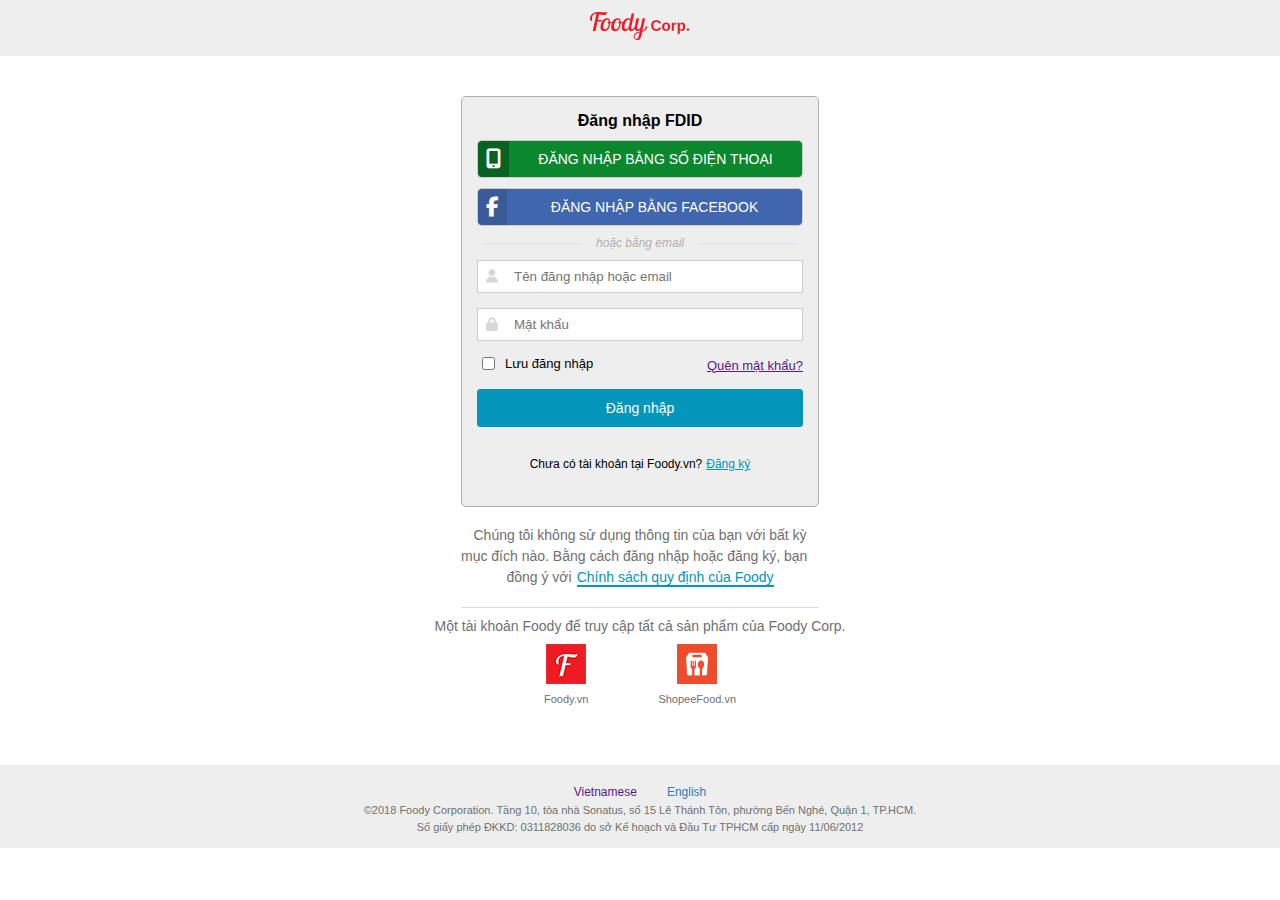
<file: login.html>
<!DOCTYPE html>
<html lang="en">
<head>
    <meta charset="UTF-8">
    <meta name="viewport" content="width=device-width, initial-scale=1.0">
    <title>Login</title>
    <link rel="stylesheet" href="style/style.css">
    <link rel="stylesheet" href="https://cdnjs.cloudflare.com/ajax/libs/font-awesome/6.4.0/css/all.min.css">
</head>
<body style="background-color: #ffffff;">
    <section class="login text-center" style="background-color: #eee;">
        <a href="index.html"><img width="100px" src="image/login/foody-corp.png" alt=""></a>
    </section>
    <main class="login">
        <div>
            <h4 class="text-center" style="margin-bottom: 10px;">Đăng nhập FDID</h4>
            <article>
                <form action="" class="flex login__foody login__foody--phone">
                    <button><i class="fa-solid fa-mobile-screen-button"></i></button>
                    <button class="must__w100">ĐĂNG NHẬP BẰNG SỐ ĐIỆN THOẠI</button>
                </form>
                <form action="" class="flex login__foody login__foody--facebook">
                    <button><i class="fa-brands fa-facebook-f"></i></button>
                    <button class="must__w100">ĐĂNG NHẬP BẰNG FACEBOOK</button>
                </form>
            </article>
            <div style="padding: 10px 0; justify-content: center;" class="flex flex-c">
                <div style="border-bottom: 1px solid #e7e0e0; width: 30%;"></div>
                <i class="f-12" style="color: #b3aeae; padding: 0 15px;">hoặc bằng email</i>
                <div style="border-bottom: 1px solid #e7e0e0; width: 30%;"></div>
            </div>
            <form action="" class="form__login--normal">
                <div class="flex flex-c">
                    <button><i class="fa-solid fa-user"></i></button>
                    <input type="text" placeholder="Tên đăng nhập hoặc email">
                </div>
                <div class="flex flex-c" style="margin-top: 15px;">
                    <button><i class="fa-solid fa-lock"></i></button>
                    <input type="password" placeholder="Mật khẩu">
                </div>
                <div class="flex flex-c flex-sb" style="padding-top: 15px;">
                   <div class="flex">
                        <div style="padding-right: 10px; margin-left: 5px;"><input type="checkbox" id="remember" style="padding: 15px;"></div>
                        <label for="remember" style="font-size: 13px; cursor: pointer;">Lưu đăng nhập</label>
                   </div>
                   <a href="" style="font-size: 13px; text-decoration: underline;">Quên mật khẩu?</a>
                </div>
                <button style="margin-top: 15px;" class="clickbtn">
                    Đăng nhập
                </button>
            </form>
            <p class="flex f-12" style="margin: 30px 0 15px 0; justify-content: center; ">Chưa có tài khoản tại Foody.vn? <span style="padding-left: 4px; text-decoration: underline; color: #0495ba;"> Đăng ký</span></p>
        </div>
        <article class="sso-mess-policy">
            <p class="text-center" style="padding-bottom: 5px;">Chúng tôi không sử dụng thông tin của bạn với bất kỳ </p>
            <p style="padding-bottom: 5px;">mục đích nào. Bằng cách đăng nhập hoặc đăng ký, bạn</p> 

            <div class="flex" style="justify-content: center;">
                <span style="padding-right: 5px;">đồng ý với</span>
                <a style="color: #0495ba; border-bottom: 2px solid; text-decoration: none !important;" target="_blank" href="https://www.foody.vn/gioi-thieu?scrollto=footer-in-bottom">
                    Chính sách quy định của Foody
                </a>
            </div>
        </article>
        <article class="text-center" style="padding-bottom: 60px;">
            <p class="f-14" style="color: #707070; padding-top: 10px;">Một tài khoản Foody để truy cập tất cả sản phẩm của Foody Corp.</p>
            <div class="flex" style="justify-content: center; padding-top: 10px;">
                <div style="margin-right: 70px;">
                    <a href=""><img width="40px" height="40px" src="./image/login/f.png" alt=""></a>
                    <p style="font-size: 11px;color: #707070; padding-top: 5px;">Foody.vn</p>
                </div>
                <div>
                    <a href=""><img width="40px" height="40px" src="./image/login/s.png" alt=""></a>
                    <p style="font-size: 11px;color: #707070;padding-top: 5px;">ShopeeFood.vn</p>
                </div>
            </div>
        </article>
    </main>
    <footer style="background-color: #eee; padding-top: 20px !important;">
        <div class="flex" style="justify-content: center;">
            <a href="" class="f-12" style="margin-right: 30px;">Vietnamese</a>
            <a href="" class="f-12" style=" color: #337ab7;">English</a>
        </div>
        <p class="text-center" style="color: #707070; font-size: 11px; padding: 5px 0 !important;">©2018 Foody Corporation. Tầng 10, tòa nhà Sonatus, số 15 Lê Thánh Tôn, phường Bến Nghé, Quận 1, TP.HCM.</p>
        <p class="text-center" style="color: #707070; font-size: 11px; padding-bottom: 15px;">Số giấy phép ĐKKD: 0311828036 do sở Kế hoạch và Đầu Tư TPHCM cấp ngày 11/06/2012</p>
    </footer>
</body>
</html>
</file>
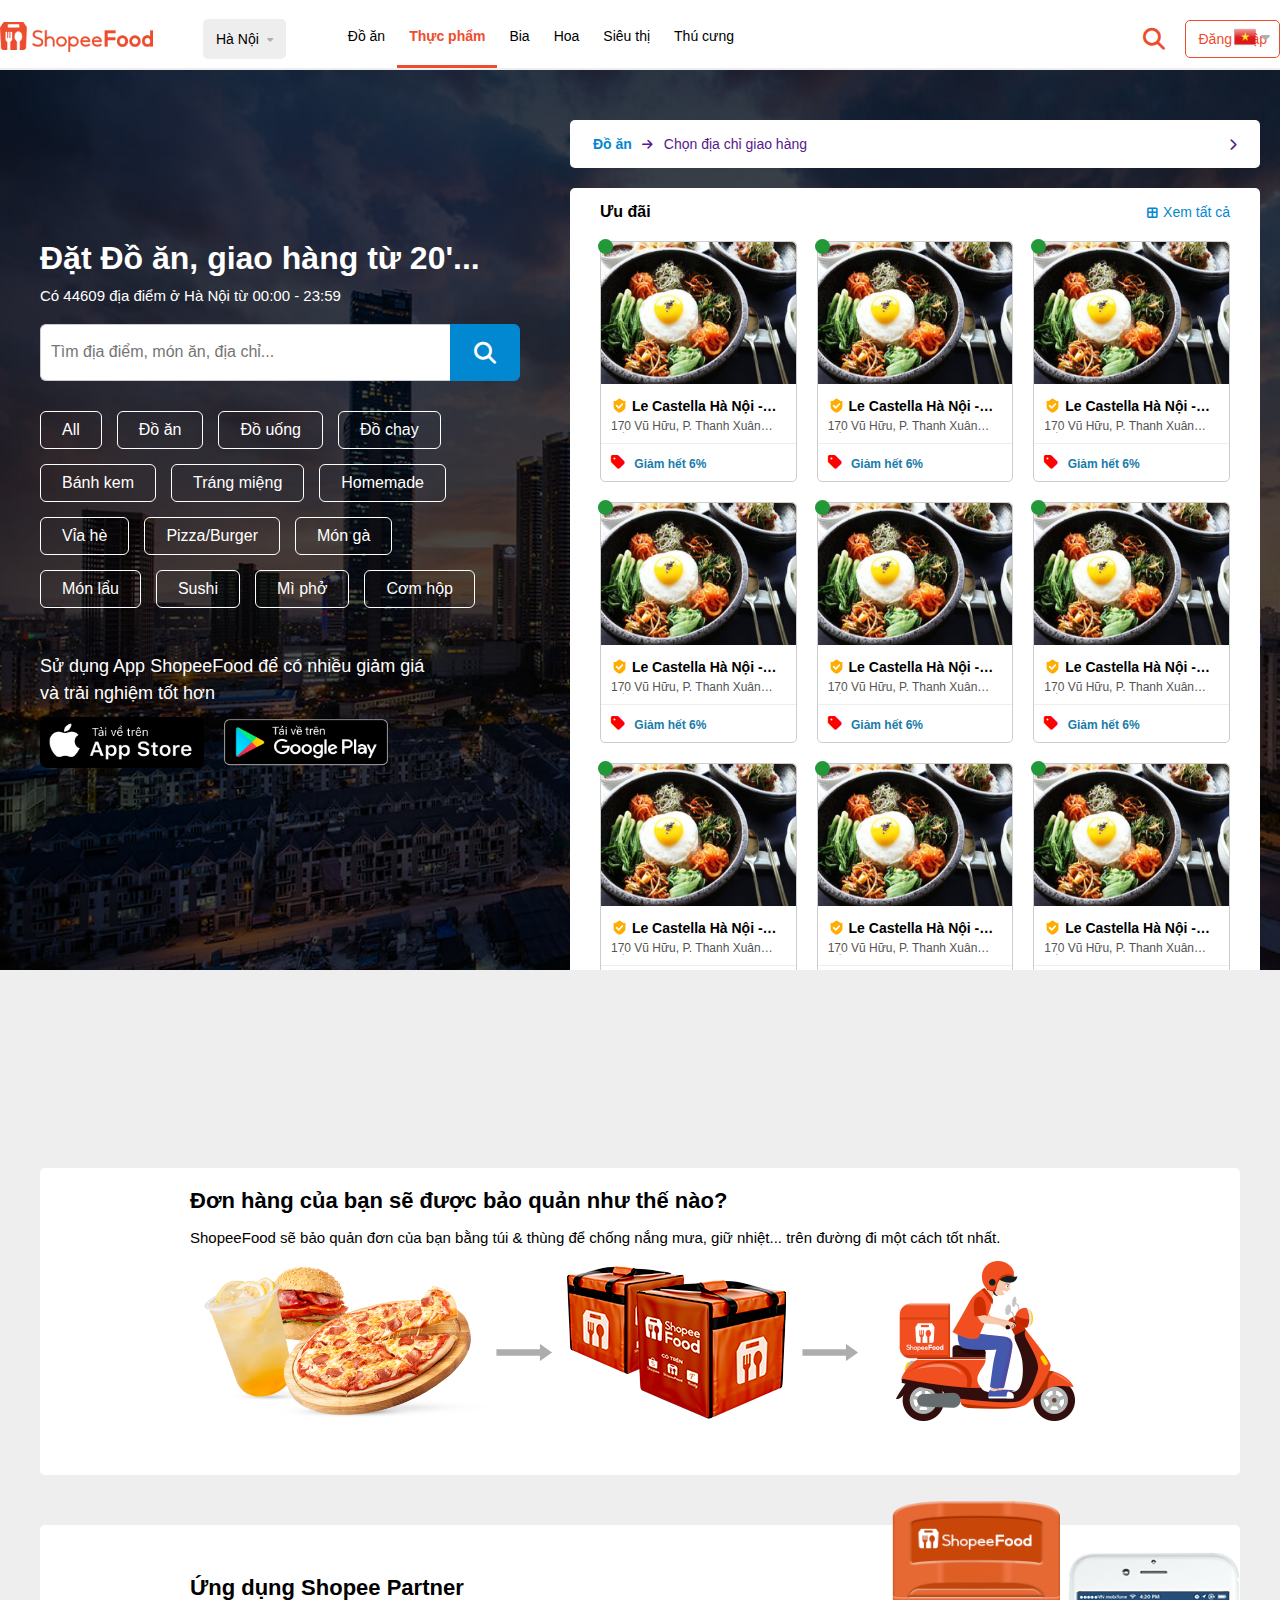
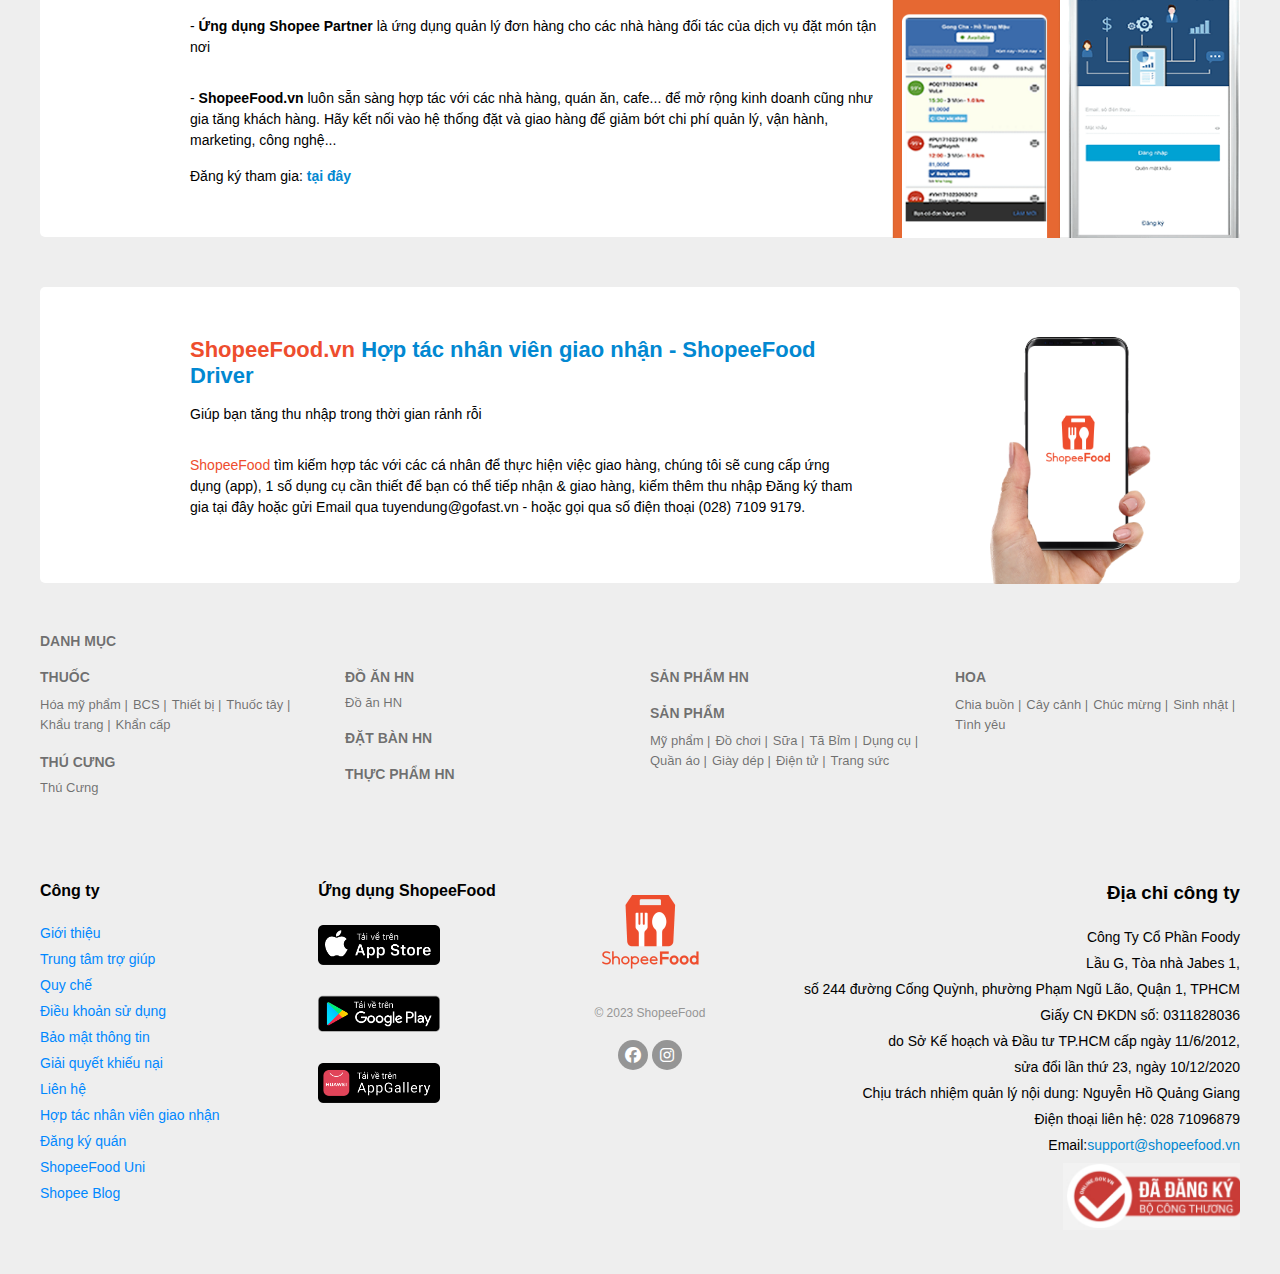
<file: market.html>
<!DOCTYPE html>
<html lang="en">
<head>
    <meta charset="UTF-8">
    <meta name="viewport" content="width=device-width, initial-scale=1.0">
    <title>Đặt hàng</title>
    <link rel="stylesheet" href="style/style.css">
    <link rel="stylesheet" href="https://cdnjs.cloudflare.com/ajax/libs/font-awesome/6.4.0/css/all.min.css">
</head>
<body class="p-relative">
    <header class="detail p-relative" id="detail_page">
        <div class="header__container flex flex-c">
            <div class="header__container--logo" style="padding-right: 50px;">
                <a href=""><img width="153px" height="30px" src="image/detail/logoheader.png" alt=""></a>
            </div>
            <div class="header__container--main flex flex-c flex-sb">
                
                <nav class="header__container--main-menu flex flex-c">
                    <div class="header__container--main-location">
                        <button class="flex flex-c">
                            Hà Nội
                            <i class="fa-solid fa-caret-down"></i>
                        </button>
                    </div>
                    <ul class="flex flex-c flex-sb">
                        <li class="style-li" style="border-bottom: none;"><a href="" class="f-14" style=" font-weight: normal; color: #000000;">Đồ ăn</a></li>
                        <li class="style-li market"><a href="" class="f-14">Thực phẩm</a></li>
                        <li class="style-li"><a href="" class="f-14">Bia</a></li>
                        <li class="style-li"><a href="" class="f-14">Hoa</a></li>
                        <li class="style-li"><a href="" class="f-14">Siêu thị</a></li>
                        <li class="style-li"><a href="" class="f-14">Thú cưng</a></li>
                    </ul>
                </nav>
                <div class="header__container--main-btn flex flex-c">
                    <i class="fa-solid fa-magnifying-glass"></i>
                    <a href="login.html">
                        <button class="login-detail f-14">
                            Đăng nhập
                        </button>
                    </a>
                </div>
            </div>
            <div class=" p-absolute header__container--vietnam flex flex-c">
                <a href=""><img width="22px" height="22px" src="image/index/vietnamese.png" alt=""></a>
                <i class="fa-solid fa-caret-down" style="color: #b3aeae;
                padding-left: 5px; padding-bottom: 5px;
                font-size: 14px;"></i>
            </div>
        </div>
    </header>
    <main class="banner__main--market">
        <section class="container-xl content__aboveimage">
            <div class="content__aboveimage--infor">
                <h1 class="title c-w" style="padding-bottom: 10px;">Đặt Đồ ăn, giao hàng từ 20'...</h1>
                <div class="local c-w" style="font-size: 15px;">Có 44609 địa điểm ở Hà Nội từ 00:00 - 23:59</div>
                <div class="flex flex-c" style="margin: 20px 0;">
                    <input type="text" id="txtSearchHome" placeholder="Tìm địa điểm, món ăn, địa chỉ..." value="">
                    <button><i class="fa-solid fa-magnifying-glass"></i></button>
                </div>
                <div class="category-list-filter">
                    <a href="/ha-noi/danh-sach-dia-diem-giao-tan-noi"><span class="category-item ">All</span></a><a href="/ha-noi/danh-sach-dia-diem-phuc-vu-food-giao-tan-noi"><span class="category-item ">Đồ ăn</span></a><a href="/ha-noi/danh-sach-dia-diem-phuc-vu-drink-giao-tan-noi"><span class="category-item ">Đồ uống</span></a><a href="/ha-noi/danh-sach-dia-diem-phuc-vu-vegetarian-giao-tan-noi"><span class="category-item ">Đồ chay</span></a><a href="/ha-noi/danh-sach-dia-diem-phuc-vu-cake-pastry-giao-tan-noi"><span class="category-item ">Bánh kem</span></a><a href="/ha-noi/danh-sach-dia-diem-phuc-vu-desserts-giao-tan-noi"><span class="category-item ">Tráng miệng</span></a><a href="/ha-noi/danh-sach-dia-diem-phuc-vu-home-made-giao-tan-noi"><span class="category-item ">Homemade</span></a><a href="/ha-noi/danh-sach-dia-diem-phuc-vu-streetfood-giao-tan-noi"><span class="category-item ">Vỉa hè</span></a><a href="/ha-noi/danh-sach-dia-diem-phuc-vu-pizza-pasta-burger-giao-tan-noi"><span class="category-item ">Pizza/Burger</span></a><a href="/ha-noi/danh-sach-dia-diem-phuc-vu-chicken-giao-tan-noi"><span class="category-item ">Món gà</span></a><a href="/ha-noi/danh-sach-dia-diem-phuc-vu-hotpot-giao-tan-noi"><span class="category-item ">Món lẩu</span></a><a href="/ha-noi/danh-sach-dia-diem-phuc-vu-sushi-giao-tan-noi"><span class="category-item ">Sushi</span></a><a href="/ha-noi/danh-sach-dia-diem-phuc-vu-soup-based-giao-tan-noi"><span class="category-item ">Mì phở</span></a><a href="/ha-noi/danh-sach-dia-diem-phuc-vu-rice-giao-tan-noi"><span class="category-item ">Cơm hộp</span></a>
                </div>
                <div>
                    <div style="color: #ffffff; line-height: 1.5; font-size: 18px;">
                        Sử dụng App ShopeeFood để có nhiều giảm giá <br>và trải nghiệm tốt hơn
                    </div>
                    <div class="flex flex-c" style="margin: 10px 0;">
                        <a href="" style="margin-right: 20px;"><img width="164px" height="51px" src="image/market/appstore.png" alt=""></a>
                        <a href=""><img width="164px" height="51px" src="image/market/ggplay.png" alt=""></a>
                    </div>
                </div>
            </div>
            <div class="content__aboveimage--foodmarket">
                <nav>
                    <ul>
                        <li><a href="" style="color: #0288d1; font-weight: bolder;">Đồ ăn</a></li>
                        <li><a href=""><i class="fa-solid fa-arrow-right"></i></a></li>
                        <li><a href="">Chọn địa chỉ giao hàng</a></li>
                    </ul>
                    <ul>
                        <li><a href=""><i class="fa-solid fa-chevron-right"></i></a></li>
                    </ul>
                </nav>
                <div style=" background-color: #ffffff; padding: 15px; border-radius: 5px; margin-top: 20px; padding: 15px 30px;">
                    <ul class="flex flex-c flex-sb">
                        <li class="style-li"><h4>Ưu đãi</h4></li>
                        <li class="style-li"><a href="" style="font-size: 14px; color: #0288d1;"><i class="fa-solid fa-border-all" style="padding-right: 5px; font-size: 12px;"></i>Xem tất cả</a></li>
                    </ul>
                    <section class="order__food order__food--dealsList order__food--dealsListMarket" style="gap: 20px;">
                        <div class="card p-relative" style="border-radius: 5px; border: 1px solid #ccc;">
                            <div class="card__image">
                                <a href=""><img style="border-radius: 5px 5px 0 0;" src="image/cart/p1.jpeg" alt=""></a>
                            </div>
                            <div class="card__address">
                                <h4 class="f-14 truncate">
                                    <img src="image/cart/hh.png" style="translate: 0 3px;" alt="" width="17px" height="17px">
                                    Le Castella Hà Nội - Taste Of Taiwan - Vũ Hữu
                                </h4>
                                <p class="f-12 truncate" style="padding-top: 5px; color: #555353;">
                                    170 Vũ Hữu, P. Thanh Xuân Bắc, Thanh Xuân, Hà Nội
                                </p>
                            </div>
                            <div style="border-bottom: 1px solid #eee;"></div>
                            <div class="card__recommend f-12" style="padding-bottom: 10px;">
                                <i class="fa-solid fa-tag" style="color: red; font-size: 16px !important; padding-right: 6px;"></i>
                                <strong style="color: #187caa;">Giảm hết 6%</strong>
                            </div>
                            <span class="stt online p-absolute" title="Mở cửa" style="color: rgb(35, 152, 57); background-color: rgb(35, 152, 57); width: 15px; height: 15px; display: block; border-radius: 50%;"></span>
                        </div>
                        <div class="card p-relative" style="border-radius: 5px; border: 1px solid #ccc;">
                            <div class="card__image">
                                <a href=""><img style="border-radius: 5px 5px 0 0;" src="image/cart/p1.jpeg" alt=""></a>
                            </div>
                            <div class="card__address">
                                <h4 class="f-14 truncate">
                                    <img src="image/cart/hh.png" style="translate: 0 3px;" alt="" width="17px" height="17px">
                                    Le Castella Hà Nội - Taste Of Taiwan - Vũ Hữu
                                </h4>
                                <p class="f-12 truncate" style="padding-top: 5px; color: #555353;">
                                    170 Vũ Hữu, P. Thanh Xuân Bắc, Thanh Xuân, Hà Nội
                                </p>
                            </div>
                            <div style="border-bottom: 1px solid #eee;"></div>
                            <div class="card__recommend f-12" style="padding-bottom: 10px;">
                                <i class="fa-solid fa-tag" style="color: red; font-size: 16px !important; padding-right: 6px;"></i>
                                <strong style="color: #187caa;">Giảm hết 6%</strong>
                            </div>
                            <span class="stt online p-absolute" title="Mở cửa" style="color: rgb(35, 152, 57); background-color: rgb(35, 152, 57); width: 15px; height: 15px; display: block; border-radius: 50%;"></span>
                        </div>
                        <div class="card p-relative" style="border-radius: 5px; border: 1px solid #ccc;">
                            <div class="card__image">
                                <a href=""><img style="border-radius: 5px 5px 0 0;" src="image/cart/p1.jpeg" alt=""></a>
                            </div>
                            <div class="card__address">
                                <h4 class="f-14 truncate">
                                    <img src="image/cart/hh.png" style="translate: 0 3px;" alt="" width="17px" height="17px">
                                    Le Castella Hà Nội - Taste Of Taiwan - Vũ Hữu
                                </h4>
                                <p class="f-12 truncate" style="padding-top: 5px; color: #555353;">
                                    170 Vũ Hữu, P. Thanh Xuân Bắc, Thanh Xuân, Hà Nội
                                </p>
                            </div>
                            <div style="border-bottom: 1px solid #eee;"></div>
                            <div class="card__recommend f-12" style="padding-bottom: 10px;">
                                <i class="fa-solid fa-tag" style="color: red; font-size: 16px !important; padding-right: 6px;"></i>
                                <strong style="color: #187caa;">Giảm hết 6%</strong>
                            </div>
                            <span class="stt online p-absolute" title="Mở cửa" style="color: rgb(35, 152, 57); background-color: rgb(35, 152, 57); width: 15px; height: 15px; display: block; border-radius: 50%;"></span>
                        </div>
                        <div class="card p-relative" style="border-radius: 5px; border: 1px solid #ccc;">
                            <div class="card__image">
                                <a href=""><img style="border-radius: 5px 5px 0 0;" src="image/cart/p1.jpeg" alt=""></a>
                            </div>
                            <div class="card__address">
                                <h4 class="f-14 truncate">
                                    <img src="image/cart/hh.png" style="translate: 0 3px;" alt="" width="17px" height="17px">
                                    Le Castella Hà Nội - Taste Of Taiwan - Vũ Hữu
                                </h4>
                                <p class="f-12 truncate" style="padding-top: 5px; color: #555353;">
                                    170 Vũ Hữu, P. Thanh Xuân Bắc, Thanh Xuân, Hà Nội
                                </p>
                            </div>
                            <div style="border-bottom: 1px solid #eee;"></div>
                            <div class="card__recommend f-12" style="padding-bottom: 10px;">
                                <i class="fa-solid fa-tag" style="color: red; font-size: 16px !important; padding-right: 6px;"></i>
                                <strong style="color: #187caa;">Giảm hết 6%</strong>
                            </div>
                            <span class="stt online p-absolute" title="Mở cửa" style="color: rgb(35, 152, 57); background-color: rgb(35, 152, 57); width: 15px; height: 15px; display: block; border-radius: 50%;"></span>
                        </div>
                        <div class="card p-relative" style="border-radius: 5px; border: 1px solid #ccc;">
                            <div class="card__image">
                                <a href=""><img style="border-radius: 5px 5px 0 0;" src="image/cart/p1.jpeg" alt=""></a>
                            </div>
                            <div class="card__address">
                                <h4 class="f-14 truncate">
                                    <img src="image/cart/hh.png" style="translate: 0 3px;" alt="" width="17px" height="17px">
                                    Le Castella Hà Nội - Taste Of Taiwan - Vũ Hữu
                                </h4>
                                <p class="f-12 truncate" style="padding-top: 5px; color: #555353;">
                                    170 Vũ Hữu, P. Thanh Xuân Bắc, Thanh Xuân, Hà Nội
                                </p>
                            </div>
                            <div style="border-bottom: 1px solid #eee;"></div>
                            <div class="card__recommend f-12" style="padding-bottom: 10px;">
                                <i class="fa-solid fa-tag" style="color: red; font-size: 16px !important; padding-right: 6px;"></i>
                                <strong style="color: #187caa;">Giảm hết 6%</strong>
                            </div>
                            <span class="stt online p-absolute" title="Mở cửa" style="color: rgb(35, 152, 57); background-color: rgb(35, 152, 57); width: 15px; height: 15px; display: block; border-radius: 50%;"></span>
                        </div>
                        <div class="card p-relative" style="border-radius: 5px; border: 1px solid #ccc;">
                            <div class="card__image">
                                <a href=""><img style="border-radius: 5px 5px 0 0;" src="image/cart/p1.jpeg" alt=""></a>
                            </div>
                            <div class="card__address">
                                <h4 class="f-14 truncate">
                                    <img src="image/cart/hh.png" style="translate: 0 3px;" alt="" width="17px" height="17px">
                                    Le Castella Hà Nội - Taste Of Taiwan - Vũ Hữu
                                </h4>
                                <p class="f-12 truncate" style="padding-top: 5px; color: #555353;">
                                    170 Vũ Hữu, P. Thanh Xuân Bắc, Thanh Xuân, Hà Nội
                                </p>
                            </div>
                            <div style="border-bottom: 1px solid #eee;"></div>
                            <div class="card__recommend f-12" style="padding-bottom: 10px;">
                                <i class="fa-solid fa-tag" style="color: red; font-size: 16px !important; padding-right: 6px;"></i>
                                <strong style="color: #187caa;">Giảm hết 6%</strong>
                            </div>
                            <span class="stt online p-absolute" title="Mở cửa" style="color: rgb(35, 152, 57); background-color: rgb(35, 152, 57); width: 15px; height: 15px; display: block; border-radius: 50%;"></span>
                        </div>
                        <div class="card p-relative" style="border-radius: 5px; border: 1px solid #ccc;">
                            <div class="card__image">
                                <a href=""><img style="border-radius: 5px 5px 0 0;" src="image/cart/p1.jpeg" alt=""></a>
                            </div>
                            <div class="card__address">
                                <h4 class="f-14 truncate">
                                    <img src="image/cart/hh.png" style="translate: 0 3px;" alt="" width="17px" height="17px">
                                    Le Castella Hà Nội - Taste Of Taiwan - Vũ Hữu
                                </h4>
                                <p class="f-12 truncate" style="padding-top: 5px; color: #555353;">
                                    170 Vũ Hữu, P. Thanh Xuân Bắc, Thanh Xuân, Hà Nội
                                </p>
                            </div>
                            <div style="border-bottom: 1px solid #eee;"></div>
                            <div class="card__recommend f-12" style="padding-bottom: 10px;">
                                <i class="fa-solid fa-tag" style="color: red; font-size: 16px !important; padding-right: 6px;"></i>
                                <strong style="color: #187caa;">Giảm hết 6%</strong>
                            </div>
                            <span class="stt online p-absolute" title="Mở cửa" style="color: rgb(35, 152, 57); background-color: rgb(35, 152, 57); width: 15px; height: 15px; display: block; border-radius: 50%;"></span>
                        </div>
                        <div class="card p-relative" style="border-radius: 5px; border: 1px solid #ccc;">
                            <div class="card__image">
                                <a href=""><img style="border-radius: 5px 5px 0 0;" src="image/cart/p1.jpeg" alt=""></a>
                            </div>
                            <div class="card__address">
                                <h4 class="f-14 truncate">
                                    <img src="image/cart/hh.png" style="translate: 0 3px;" alt="" width="17px" height="17px">
                                    Le Castella Hà Nội - Taste Of Taiwan - Vũ Hữu
                                </h4>
                                <p class="f-12 truncate" style="padding-top: 5px; color: #555353;">
                                    170 Vũ Hữu, P. Thanh Xuân Bắc, Thanh Xuân, Hà Nội
                                </p>
                            </div>
                            <div style="border-bottom: 1px solid #eee;"></div>
                            <div class="card__recommend f-12" style="padding-bottom: 10px;">
                                <i class="fa-solid fa-tag" style="color: red; font-size: 16px !important; padding-right: 6px;"></i>
                                <strong style="color: #187caa;">Giảm hết 6%</strong>
                            </div>
                            <span class="stt online p-absolute" title="Mở cửa" style="color: rgb(35, 152, 57); background-color: rgb(35, 152, 57); width: 15px; height: 15px; display: block; border-radius: 50%;"></span>
                        </div>
                        <div class="card p-relative" style="border-radius: 5px; border: 1px solid #ccc;">
                            <div class="card__image">
                                <a href=""><img style="border-radius: 5px 5px 0 0;" src="image/cart/p1.jpeg" alt=""></a>
                            </div>
                            <div class="card__address">
                                <h4 class="f-14 truncate">
                                    <img src="image/cart/hh.png" style="translate: 0 3px;" alt="" width="17px" height="17px">
                                    Le Castella Hà Nội - Taste Of Taiwan - Vũ Hữu
                                </h4>
                                <p class="f-12 truncate" style="padding-top: 5px; color: #555353;">
                                    170 Vũ Hữu, P. Thanh Xuân Bắc, Thanh Xuân, Hà Nội
                                </p>
                            </div>
                            <div style="border-bottom: 1px solid #eee;"></div>
                            <div class="card__recommend f-12" style="padding-bottom: 10px;">
                                <i class="fa-solid fa-tag" style="color: red; font-size: 16px !important; padding-right: 6px;"></i>
                                <strong style="color: #187caa;">Giảm hết 6%</strong>
                            </div>
                            <span class="stt online p-absolute" title="Mở cửa" style="color: rgb(35, 152, 57); background-color: rgb(35, 152, 57); width: 15px; height: 15px; display: block; border-radius: 50%;"></span>
                        </div>
                      
                    </section>
                    <p class="text-center f-14" style="color: #0288d1; cursor: pointer;">Xem thêm <i class="fa-solid fa-rotate-left"></i></p>
                </div>
                <div style=" background-color: #ffffff; padding: 15px; border-radius: 5px; margin-top: 20px; margin-bottom: 30px; padding: 15px 30px;">
                    <ul class="flex flex-c flex-sb">
                        <li class="style-li"><h4>Bộ sưu tập</h4></li>
                        <li class="style-li"><a href="" style="font-size: 14px; color: #0288d1;"><i class="fa-solid fa-border-all" style="padding-right: 5px; font-size: 12px;"></i>Xem tất cả</a></li>
                    </ul>
                    <section class="order__food order__food--dealsList order__food--dealsListMarket" style="gap: 20px; padding: 20px 0;">
                        <div class="card p-relative" style="border-radius: 5px; ">
                            <div class="card__image">
                                <a href=""><img style="border-radius: 5px; height: 114px;" src="image/market/ud1.png" alt=""></a>
                            </div>
                            <div class="card__address">
                                <h4 class="f-14 truncate">
                                    Tiệc cuối tuần, giảm tưng bừng 105.000Đ
                                </h4>
                                <p class="f-12 truncate" style="padding-top: 5px; color: #0288d1;">
                                    200 địa điểm
                                </p>
                            </div>
                        </div>
                        <div class="card p-relative" style="border-radius: 5px; ">
                            <div class="card__image">
                                <a href=""><img style="border-radius: 5px; height: 114px;" src="image/market/ud1.png" alt=""></a>
                            </div>
                            <div class="card__address">
                                <h4 class="f-14 truncate">
                                    Tiệc cuối tuần, giảm tưng bừng 105.000Đ
                                </h4>
                                <p class="f-12 truncate" style="padding-top: 5px; color: #0288d1;">
                                    200 địa điểm
                                </p>
                            </div>
                        </div>
                        <div class="card p-relative" style="border-radius: 5px; ">
                            <div class="card__image">
                                <a href=""><img style="border-radius: 5px; height: 114px;" src="image/market/ud1.png" alt=""></a>
                            </div>
                            <div class="card__address">
                                <h4 class="f-14 truncate">
                                    Tiệc cuối tuần, giảm tưng bừng 105.000Đ
                                </h4>
                                <p class="f-12 truncate" style="padding-top: 5px; color: #0288d1;">
                                    200 địa điểm
                                </p>
                            </div>
                        </div>
                        <div class="card p-relative" style="border-radius: 5px; ">
                            <div class="card__image">
                                <a href=""><img style="border-radius: 5px; height: 114px;" src="image/market/ud1.png" alt=""></a>
                            </div>
                            <div class="card__address">
                                <h4 class="f-14 truncate">
                                    Tiệc cuối tuần, giảm tưng bừng 105.000Đ
                                </h4>
                                <p class="f-12 truncate" style="padding-top: 5px; color: #0288d1;">
                                    200 địa điểm
                                </p>
                            </div>
                        </div>
                        <div class="card p-relative" style="border-radius: 5px; ">
                            <div class="card__image">
                                <a href=""><img style="border-radius: 5px; height: 114px;" src="image/market/ud1.png" alt=""></a>
                            </div>
                            <div class="card__address">
                                <h4 class="f-14 truncate">
                                    Tiệc cuối tuần, giảm tưng bừng 105.000Đ
                                </h4>
                                <p class="f-12 truncate" style="padding-top: 5px; color: #0288d1;">
                                    200 địa điểm
                                </p>
                            </div>
                        </div>
                        <div class="card p-relative" style="border-radius: 5px; ">
                            <div class="card__image">
                                <a href=""><img style="border-radius: 5px; height: 114px;" src="image/market/ud1.png" alt=""></a>
                            </div>
                            <div class="card__address">
                                <h4 class="f-14 truncate">
                                    Tiệc cuối tuần, giảm tưng bừng 105.000Đ
                                </h4>
                                <p class="f-12 truncate" style="padding-top: 5px; color: #0288d1;">
                                    200 địa điểm
                                </p>
                            </div>
                        </div>
                        <div class="card p-relative" style="border-radius: 5px; ">
                            <div class="card__image">
                                <a href=""><img style="border-radius: 5px; height: 114px;" src="image/market/ud1.png" alt=""></a>
                            </div>
                            <div class="card__address">
                                <h4 class="f-14 truncate">
                                    Tiệc cuối tuần, giảm tưng bừng 105.000Đ
                                </h4>
                                <p class="f-12 truncate" style="padding-top: 5px; color: #0288d1;">
                                    200 địa điểm
                                </p>
                            </div>
                        </div>
                        <div class="card p-relative" style="border-radius: 5px; ">
                            <div class="card__image">
                                <a href=""><img style="border-radius: 5px; height: 114px;" src="image/market/ud1.png" alt=""></a>
                            </div>
                            <div class="card__address">
                                <h4 class="f-14 truncate">
                                    Tiệc cuối tuần, giảm tưng bừng 105.000Đ
                                </h4>
                                <p class="f-12 truncate" style="padding-top: 5px; color: #0288d1;">
                                    200 địa điểm
                                </p>
                            </div>
                        </div>
                        <div class="card p-relative" style="border-radius: 5px; ">
                            <div class="card__image">
                                <a href=""><img style="border-radius: 5px; height: 114px;" src="image/market/ud1.png" alt=""></a>
                            </div>
                            <div class="card__address">
                                <h4 class="f-14 truncate">
                                    Tiệc cuối tuần, giảm tưng bừng 105.000Đ
                                </h4>
                                <p class="f-12 truncate" style="padding-top: 5px; color: #0288d1;">
                                    200 địa điểm
                                </p>
                            </div>
                        </div>
                    </section>
                </div>
            </div>
        </section>
    </main>
    <section class="container-xl section__first p-relative" style="background-color: #ffffff; padding: 20px 150px 50px; border-radius: 5px;  top: 1100px;">
        <h1 style="font-size: 22px;">Đơn hàng của bạn sẽ được bảo quản như thế nào?</h1>
        <p style="padding: 15px 0; font-size: 15px;">ShopeeFood sẽ bảo quản đơn của bạn bằng túi & thùng để chống nắng mưa, giữ nhiệt... trên đường đi một cách tốt nhất.</p>
        <div>
            <img src="image/market/sec1.png" alt="">
        </div>
    </section>
    <section class="container-xl section__second p-relative flex flex-c" style="background-color: #ffffff; padding: 50px 350px 50px 150px; border-radius: 5px;  top: 1150px;">
        <div>
            <h1 style="font-size: 22px;">Ứng dụng Shopee Partner</h1>
            <p style="padding: 15px 0; font-size: 14px; line-height: 1.5;">- <span style=" font-weight: bolder;">Ứng dụng Shopee Partner</span> là ứng dụng quản lý đơn hàng cho các nhà hàng đối tác của dịch vụ đặt món tận nơi</p>
            <p style="padding: 15px 0; font-size: 14px; line-height: 1.5;">- <span style="font-weight: bolder;">ShopeeFood.vn</span> luôn sẵn sàng hợp tác với các nhà hàng, quán ăn, cafe... để mở rộng kinh doanh cũng như gia tăng khách hàng. Hãy kết nối vào hệ thống đặt và giao hàng để giảm bớt chi phí quản lý, vận hành, marketing, công nghệ...
            </p>
            <p style="font-size: 14px; line-height: 1.5;">Đăng ký tham gia: <span style="color: #0288d1; font-weight: bolder; cursor: pointer;">tại đây</span></p>
        </div>
        <div>
            <img src="image/market/sc2.png" alt="" style="position: absolute;
            bottom: -1px;
            right: 0;
            z-index: 2;
            text-align: center;
            height: 340px;
            width: 350px;">
        </div>
    </section>
    <section class="container-xl section__second p-relative flex flex-c" style="background-color: #ffffff; padding: 50px 350px 50px 150px; border-radius: 5px;  top: 1200px;">
        <div style="padding-right: 30px;">
            <h1 style="font-size: 22px;"><span style="color: #EE4D2D;">ShopeeFood.vn</span> <span style="color: #0288d1;">
                Hợp tác nhân viên giao nhận - ShopeeFood Driver
            </span></h1>
            <p style="padding: 15px 0; font-size: 14px; line-height: 1.5;">Giúp bạn tăng thu nhập trong thời gian rảnh rỗi</p>
            <p style="padding: 15px 0; font-size: 14px; line-height: 1.5;"><span style="color: #EE4D2D;">ShopeeFood</span> tìm kiếm hợp tác với các cá nhân để thực hiện việc giao hàng, chúng tôi sẽ cung cấp ứng dụng (app), 1 số dụng cụ cần thiết để bạn có thể tiếp nhận & giao hàng, kiếm thêm thu nhập
                Đăng ký tham gia tại đây hoặc gửi Email qua tuyendung@gofast.vn - hoặc gọi qua số điện thoại (028) 7109 9179.
            </p>
        </div>
        <div>
            <img src="image/market/sec3.png" alt="" style="position: absolute;
            bottom: -1px;
            right: 80px;
            z-index: 2;
            text-align: center;
            height: 247px;
            width: 170px;"> 
        </div>
    </section>
    <section class="container-xl p-relative footer__clone" style=" top: 1250px;">
        <h4 style="color: rgba(0,0,0,.54); font-size: 14px;">DANH MỤC</h4>

        <div style="display: grid; grid-template-columns: repeat(4, 1fr); gap: 20px;">
            <div>
                <a href="" style="padding-top: 20px;">
                    <h4 style="color: rgba(0,0,0,.54); font-size: 14px;">THUỐC</h4> 
                </a>
                <nav style="padding-top: 10px;">
                    <ul class="flex flex-c" style="flex-wrap: wrap;">
                        <li class="style-li"><a href="" style="font-size: 13px; color: rgba(0,0,0,.54); line-height: 1.5;">Hóa mỹ phẩm |</a></li>
                        <li class="style-li"><a href="" style="font-size: 13px; color: rgba(0,0,0,.54); padding-left: 5px; line-height: 1.5;"> BCS |</a></li>
                        <li class="style-li"><a href="" style="font-size: 13px; color: rgba(0,0,0,.54); padding-left: 5px; line-height: 1.5;">Thiết bị |</a></li>
                        <li class="style-li"><a href="" style="font-size: 13px; color: rgba(0,0,0,.54); padding-left: 5px; line-height: 1.5;">Thuốc tây |</a></li>
                        <li class="style-li"><a href="" style="font-size: 13px; color: rgba(0,0,0,.54); line-height: 1.5;">Khẩu trang |</a></li>
                        <li class="style-li"><a href="" style="font-size: 13px; color: rgba(0,0,0,.54); padding-left: 5px; line-height: 1.5;">Khẩn cấp</a></li>
                    </ul>
                </nav>
                <a href="" style="padding-top: 20px;">
                    <h4 style="color: rgba(0,0,0,.54); font-size: 14px;">THÚ CƯNG</h4> 
                </a>
                <nav style="padding-top: 10px;">
                    <ul>
                        <li class="style-li"><a href="" style="font-size: 13px; color: rgba(0,0,0,.54);">Thú Cưng</a></li>
                    </ul>
                </nav>
            </div>
            <div>
                <a href="" style="padding-top: 20px;">
                    <h4 style="color: rgba(0,0,0,.54); font-size: 14px;">ĐỒ ĂN HN</h4> 
                </a>
                <nav style="padding-top: 10px;">
                    <ul>
                        <li class="style-li"><a href="" style="font-size: 13px; color: rgba(0,0,0,.54);">Đồ ăn HN</a></li>
                    </ul>
                </nav>
                <a href="" style="padding-top: 20px;">
                    <h4 style="color: rgba(0,0,0,.54); font-size: 14px;">ĐẶT BÀN HN</h4> 
                </a>
                <a href="" style="padding-top: 20px;">
                    <h4 style="color: rgba(0,0,0,.54); font-size: 14px;">THỰC PHẨM HN<h4> 
                </a>
            </div>
            <div>
                <a href="" style="padding-top: 20px;">
                    <h4 style="color: rgba(0,0,0,.54); font-size: 14px;">SẢN PHẨM HN</h4> 
                </a>
               
                <a href="" style="padding-top: 20px;">
                    <h4 style="color: rgba(0,0,0,.54); font-size: 14px;">SẢN PHẨM</h4> 
                </a>
                <nav style="padding-top: 10px;">
                    <ul class="flex flex-c" style="flex-wrap: wrap;">
                        <li class="style-li"><a href="" style="font-size: 13px; color: rgba(0,0,0,.54); line-height: 1.5;">Mỹ phẩm |</a></li>
                        <li class="style-li"><a href="" style="font-size: 13px; color: rgba(0,0,0,.54); padding-left: 5px; line-height: 1.5;"> Đồ chơi |</a></li>
                        <li class="style-li"><a href="" style="font-size: 13px; color: rgba(0,0,0,.54); padding-left: 5px; line-height: 1.5;">Sữa |</a></li>
                        <li class="style-li"><a href="" style="font-size: 13px; color: rgba(0,0,0,.54); padding-left: 5px; line-height: 1.5;">Tã Bỉm |</a></li>
                        <li class="style-li"><a href="" style="font-size: 13px; color: rgba(0,0,0,.54); padding-left: 5px; line-height: 1.5;">Dụng cụ |</a></li>
                        <li class="style-li"><a href="" style="font-size: 13px; color: rgba(0,0,0,.54); line-height: 1.5;">Quần áo |</a></li>
                        <li class="style-li"><a href="" style="font-size: 13px; color: rgba(0,0,0,.54); padding-left: 5px; line-height: 1.5;">Giày dép |</a></li>
                        <li class="style-li"><a href="" style="font-size: 13px; color: rgba(0,0,0,.54); padding-left: 5px; line-height: 1.5;">Điện tử |</a></li>
                        <li class="style-li"><a href="" style="font-size: 13px; color: rgba(0,0,0,.54); padding-left: 5px; line-height: 1.5;">Trang sức</a></li>
                    </ul>
                </nav>
            </div>
            <div>
                <a href="" style="padding-top: 20px;">
                    <h4 style="color: rgba(0,0,0,.54); font-size: 14px;">HOA</h4> 
                </a>
                <nav style="padding-top: 10px;">
                    <ul class="flex flex-c" style="flex-wrap: wrap;">
                        <li class="style-li"><a href="" style="font-size: 13px; color: rgba(0,0,0,.54); line-height: 1.5;">Chia buồn |</a></li>
                        <li class="style-li"><a href="" style="font-size: 13px; color: rgba(0,0,0,.54); padding-left: 5px; line-height: 1.5;"> Cây cảnh |</a></li>
                        <li class="style-li"><a href="" style="font-size: 13px; color: rgba(0,0,0,.54); padding-left: 5px; line-height: 1.5;">Chúc mừng |</a></li>
                        <li class="style-li"><a href="" style="font-size: 13px; color: rgba(0,0,0,.54); padding-left: 5px; line-height: 1.5;">Sinh nhật |</a></li>
                        <li class="style-li"><a href="" style="font-size: 13px; color: rgba(0,0,0,.54); line-height: 1.5;">Tình yêu</a></li>
                    </ul>
                </nav>
            </div>
        </div>
    </section>
    <footer class="p-relative" style="padding-bottom: 40px; background-color: #eee; top: 1300px;">
        <div class="container-xl flex flex-sb">
            <div class="footer__company">
                <h3 style="font-size: 16px;">Công ty</h3>
                <ul>
                    <li><a href="">Giới thiệu</a></li>
                    <li><a href="">Trung tâm trợ giúp</a></li>
                    <li><a href="">Quy chế</a></li>
                    <li><a href="">Điều khoản sử dụng</a></li>
                    <li><a href="">Bảo mật thông tin</a></li>
                    <li><a href="">Giải quyết khiếu nại</a></li>
                    <li><a href="">Liên hệ</a></li>
                    <li><a href="">Hợp tác nhân viên giao nhận</a></li>
                    <li><a href="">Đăng ký quán</a></li>
                    <li><a href="">ShopeeFood Uni</a></li>
                    <li><a href="">Shopee Blog</a></li>
                </ul>
            </div>
            <div class="footer__app">
                <h3 style="font-size: 16px;">Ứng dụng ShopeeFood</h3>
                <div style="margin-top: 25px;">
                    <div style="margin-bottom: 25px;">
                        <img width="122px" height="40px" src="./image/detail/appstore.png" alt="">
                    </div>
                    <div style="margin-bottom: 25px;">
                        <img width="122px" height="40px" src="./image/detail/ggplay.png" alt="">
                    </div>
                    <div style="margin-bottom: 25px;">
                        <img width="122px" height="40px" src="./image/detail/Appgalexy.png" alt="">
                    </div>
                </div>
            </div>
            <div class="footer__logo text-center">
                <div>
                    <img  width="100px" height="100px" src="image/detail/logofooter.png" alt="">
                </div>
                <div style="font-size: 12px; color: #959595; padding: 20px 0 20px 0;">
                    © 2023 ShopeeFood
                </div>
                <div>
                    <i class="fa-brands fa-facebook"></i>
                    <i class="fa-brands fa-instagram"></i>
                </div>
            </div>
            <div class="footer__address" style="text-align: right;">
                <h3 style="margin-bottom: 25px;">Địa chỉ công ty</h3>
                <p>Công Ty Cổ Phần Foody</p>
                <p>Lầu G, Tòa nhà Jabes 1,</p>
                <p>số 244 đường Cống Quỳnh, phường Phạm Ngũ Lão, Quận 1, TPHCM</p>
                <p>Giấy CN ĐKDN số: 0311828036</p>
                <p>do Sở Kế hoạch và Đầu tư TP.HCM cấp ngày 11/6/2012,</p>
                <p>sửa đổi lần thứ 23, ngày 10/12/2020</p>
                <p>Chịu trách nhiệm quản lý nội dung: Nguyễn Hồ Quảng Giang</p>
                <p>Điện thoại liên hệ: 028 71096879</p>
                <p style="display: flex; justify-content: flex-end;"><span>Email:</span> <a href="" style="color: #0288d1;">support@shopeefood.vn</a></p>
                <div>
                    <img src="image/detail/bctdetail.jpg" alt="" width="177px" height="67px">
                </div>
            </div>
        </div>
    </footer>
    <script>
        const detailPage = document.querySelector('#detail_page');
        window.addEventListener('scroll' , () => {
            detailPage.classList.toggle('p-fixed2', window.scrollY > 0)
        });
    </script>
</body>
</html>
</file>
<file: style/style.css>
/* Start Shared definition */

*{
    padding: 0;
    margin: 0;
    box-sizing: border-box;
    font-family: Arial, Helvetica, sans-serif;
}
a{
    display: block;
    text-decoration: none;
}
.flex{
    display: flex;
}
.flex-sb{
    justify-content: space-between;
}
.flex-c{
    align-items: center;
}

.container {
    max-width: 1170px;
    margin: 0 auto;
}
.f-12{
    font-size: 12px;
    text-decoration: none;
}
.f-14{
    font-size: 14px;
    text-decoration: none;
}
.f-d{
    color: #dddddd;
}
.header__top{
    background-color: #333;
}
.p-relative{
    position: relative;
}
.p-fixed{
    position: fixed;
    right: 0;
    left: 0;
    z-index: 999;
    top: 34px;
}
.p-fixed2{
    position: fixed;
    right: 0;
    left: 0;
    z-index: 999;
    top: 0;
}
.top-0{
    top: 0;
}
.p-absolute{
    position: absolute;
    right: -5px;
}
.tr-1{
    top: 8px;
    right: 55px;
    cursor: pointer;
}
.tr-2{
    right: 25px;
}
.bg-btn{
    background-color: #ccc;
    display: block;
}
.w__btn--found{
    width: 430px;
}
.border-r{
    border-radius: 9px;
}
.p-e{
    padding-right: 10px;
}
.p-s{
    padding-left: 10px;
}
.ps-1{

    padding-right: 12px !important;
}
.pe-1{
    padding-left: 12px !important;
}
.mt-1{
    margin-top: 8px;
}
.input-p{
    padding: 7.5px;
    border: 1px solid #ccc;
    outline: none;
}
.button-header{
    padding: 7px;
    cursor: pointer;
    border: 1px solid #ccc;
    margin-right: 5px;
}
.f-color{
    color: #6b6a6a;
}
body{
    background-color: #eee;
}
.truncate {
    display: -webkit-box;
    -webkit-line-clamp: 1; /* Số dòng bạn muốn hiển thị */
    -webkit-box-orient: vertical;
    overflow: hidden;
    text-overflow: ellipsis;
}
.truncate2 {
    display: -webkit-box;
    -webkit-line-clamp: 2; /* Số dòng bạn muốn hiển thị */
    -webkit-box-orient: vertical;
    overflow: hidden;
    text-overflow: ellipsis;
    padding-left: 10px;
}

/* End Shared definition */


.menu__header li{
    display: inline-block;
}
.menu__header li a{
    padding: 10px 15px;
}

.menu__header li:first-child > a{
    background-color: #ffffff;
    color: #333;
}
.menu__header li a:hover{
    color: #ffffff;
}
.style-li{
    list-style: none;
}
.foody__vn--right li i{
    color: #6b6a6a;
    background-color: #eee;
    padding: 8px;
    font-size: 15px;
    border-radius: 50%;
    cursor: pointer;
}
.foody__vn--right li i:hover{
    background-color: #dbd5d5;

}

.foody__vn--right li a img{
    margin-top: 4px;
    width: 30px;
    height: 30px;
    padding: 5px;
    background-color: #eee;
    cursor: pointer;
}
.foody__vn--right li a img:hover{
    background-color: #dbd5d5;

}
.banner{
    background-color: #000000;
    padding-top: 10px;
    padding-bottom: 20px;
}
.text-center{
    text-align: center;
}
.banner_title{
    padding-top: 15px;
    padding-bottom: 8px;
    font-size: 15px;
}
.banner_title--first{
    font-size: 14px;
}
main{
    margin-top: 20px;
}
.border__bt--deal{
    border-bottom: 2px solid rgba(238, 113, 11, 0.815);
}
.container.delivery{
    border: 1px solid #d6d6d6;
}
.container.delivery ul>li>a{
    padding: 8px 10px;
    color: #333;
}
.order__food{
    display: grid;
    grid-template-columns: repeat(5, 1fr);
    gap: 10px;
}
.card__image img{
    width: 100%;
    height: 142px;
    display: block;
}
.p{
    padding: 15px;
}
.card{
    background-color: #ffffff;
}
.card .card__address {
    padding: 10px;
}
.card .card__recommend {
    padding: 10px;
}
.container.discover {
    margin-top: 20px;
    display: grid;
    grid-template-columns: 1fr 4fr;
    gap: 15px;
}
.discover__left{
    background-color: #ffffff;
}
.discover__left>ul>li:hover{
    cursor: pointer;
    background-color: #ece4e4;
}
.discover__left>ul>li:first-child{
    background-color: #ece4e4;

}
.discover__left>ul>li>a{
    display: block;
    font-size: 14px;
    color: #6b6a6a;
    padding: 10px 15px;
}

.discover__right--food{
    display: grid;
    grid-template-columns: repeat(4, 1fr);
    gap: 10px;
}
.discover__right>nav{
    background-color: #ddd;
    margin-bottom: 20px;
}
.discover__right>nav>ul>li>a{
    padding: 15px 20px;
    font-size: 14px;
}
.discover__right>nav>ul.select>li{
    margin-right: 10px;
}
.discover__right>nav>ul>li>select{
    padding: 5px 10px;
    font-size: 14px;
    outline: none;
}
.discover__right>nav>ul.menu__time>li:first-child{
    background-color: #ffffff;
    border-bottom: 1px solid orangered;
}
.discover__right>nav>ul.menu__time>li:hover{
    background-color: #ffffff;
    border-bottom: 1px solid orangered;
}
.img__border{
    border-radius: 50%;
    width: 30px;
    height: 30px;
}
.save__food{
    padding: 5px 9px;
    background-color: #dbd2d2;
    border-radius: 2px;
}
.btn__delivery--shoppe{
    background-color: red;
    padding: 5px;
    border-radius: 5px;
    border: none;
    color: #ffffff;
    translate: -50% 170%;
    cursor: pointer;
}
.layer__image{
    background-color: rgba(0, 0, 0, 0.4);
    top: 0;
    left: 0;
    right: 0;
    bottom: 0;
    display: none;
    transition: all linear 0.3s;
}
.card__image--hover:hover>.layer__image{
    display: block;
}
.btn__view--add{
    margin-top: 20px;
}
.btn__view--add button{
    width: 100%;
    padding: 13px 0;
    cursor: pointer;
    background-color: #049ec5;
    border-radius: 3px;
    border: none;
    font-size: 14px;
    color: #ffffff;
}

.btn__view--add button:hover{
    background-color: #028fb3;
}

.topmember__title{
    padding: 35px 0;
    background-color: #ffffff;
}
.topmember__main--title{
    padding-top: 30px;
    padding-bottom: 40px;
}
.topmember__main--content {
    display: grid;
    grid-template-columns: 2fr 4fr;
    gap: 20px;
}
.topmember__main--btn{
    background-color: #ffffff;
    padding: 5px 30px;
    border: 1px solid #d6d6d6;
    outline: none;
    width: 160px;
}
.content__satistical{
    padding: 10px 0;
    border-bottom:1px solid #ccc;
    width: 240px;
}
.content__satistical .f-12{
    color: #6b6a6a;
}
.topmember__main--devices{
    display: grid;
    grid-template-columns: repeat(3, 1fr);
    gap: 20px;
}
.topmember__main--device img{
    display: block;
}
footer{
    padding-top: 30px;
    background-color: #ffffff;
}
footer nav{
    padding-left: 25px;
    width: 220px;
}
footer nav>h5{
    color: #6b6a6a;
    padding-bottom: 10px;
    border-bottom: 1px solid #d6d6d6;
}
footer nav>ul>li>a{
    color: #1D95CB;
    font-size: 12px;
    padding-top: 8px;
}
footer nav>ul>li>a:hover{
    color: #000000;
    text-decoration: underline;
}
footer .container{
    padding-bottom: 100px;
 
}
.footer__content{
    border-bottom: 1px solid #d6d6d6;
}
/* Detail Product */
.container__detail{
    max-width: 1200px;
    margin: 0 auto;
}
.header__container{
    max-width: 1600px;
    margin: 0 auto;
}
.header__container--main{
    width: 1200px;
    /* margin: 0 auto; */
}
.header__container--main-menu ul li:first-child{
    border-bottom: 3px solid #ee4d2d;
}
.header__container--main-menu ul li:first-child a{
    font-weight: bolder;
    color: #ee4d2d;
}
.header__container--main-menu ul li{
    height: 58px;
}
.header__container--main-menu ul li a{
    display: block;
    padding: 18px 12px 21px;
    overflow: hidden;
    color: #000000;
}
.header__container--main-menu ul li a:hover{
    color: #ee4d2d;
}
.header__container--main-location {
    padding: 0 50px 0 0;
}
.header__container--main-location button{
    padding: 12px 13px;
    font-size: 14px;
    cursor: pointer;
    background-color: #eee;
    border-radius: 5px;
    border: none;
}
.header__container--main-location button i{
    color: #b3aeae;
    padding-left: 8px;
    font-size: 10px;
}
header.detail{
    background-color: #ffffff;
    padding-top: 10px;
}

.header__container--main-btn i{
    font-size: 22px;
    color: #ee4d2d;
    padding-right: 20px;
    cursor: pointer;
}
button.login-detail{
    border-radius: 5px;
    border: 1px solid #ee4d2d;
    color: #ee4d2d;
    padding: 10px 12px;
    cursor: pointer;
    background-color: #ffffff;
}
.header__container--vietnam{
    right: 10px;
}
.bg-white{
    background-color: #ffffff;
}
.container-xl{
    max-width: 1200px;
    margin: 0 auto;
}
.detail__product{
    display: grid;
    grid-template-columns: 40% 60%;
    gap: 100px;
}
.detail__product--image img{
    width: 100%;
    display: block;
}
.detail__product--info li{
    display: inline-block;
}
.detail__product--info li a{
    font-size: 13px;
    color: #252525;
}
.detail__product--info>ul{
    padding-bottom: 15px;
}
.detail__product--info li a i{
    font-size: 9px;
    color: #252525;

}
.detail__product--info>.icon>button{
    margin-right: 10px;
    font-size: 12px;
    background-color: #f13233;
    border: none;
    outline: none;
    color: #ffffff;
    padding: 5px;
}
.detail__product--info>.icon>button>i{
    color: #ffffff;
}
.detail__product--info>.icon>p{
    font-size: 11px;
    color: #b3aeae;
}
.detail__product--info>h2{
    padding: 10px 0;
    font-size: 22px;
}
.detail__product--info>.stars>ul>li>i{
    color: #ffc107;
}
.order__again {
    display: grid;
    grid-template-columns: 25% 50% 25%;
    gap: 20px;
}
.order__again>nav>ul{
    background-color: #ffffff;
    border-radius: 5px;
}
.order__again>nav>ul>li{
    display: block;
    padding: 15px 10px 5px 10px;
}
.order__again>nav>ul>li:first-child>a{
    padding: 5px;
    font-size: 13px;
    color: #ffffff;
    border-radius: 5px;
    background-color: #959595;
}
.order__again>nav>ul>li>a{
    padding: 5px;
    display: inline !important;
    font-size: 13px;
    color: #959595;
}
.detail__order--foodinput input{
    width: 100%;
    outline: none;
    padding: 10px;
    border: 1px solid #ededed;
    border-left: none;
}
.detail__order--foodinput button{
    border: 1px solid #ededed;
    padding: 10px;
    outline: none;
    border-right: none;
    background-color: #ffffff;
}
.detail__order--foodcontent{
    padding-bottom: 20px;
    border-bottom: 1px solid #d6d6d6;
    padding-top: 10px;
}
.detail__order--foodinput input::placeholder{
    font-size: 14px;
}
.detail__order--foodcontent-order button{
    background-color: #ee4d2d;
    border-radius: 5px;
    color: #ffffff;
    padding: 5px 7px;
    border: none;
}
footer .footer__company>ul{
    margin-top: 20px;
}
footer .footer__company>ul>li{
    display: block;
}
footer .footer__company>ul>li>a{
    display: block;
    color: #08f;
    font-size: 14px;
    padding: 5px 0;
}
.footer__logo div i{
    line-height: 30px;
    width: 30px;
    background-color: #959595;
    color: #ffffff;
    border-radius: 50%;
}
footer .footer__address p{
    font-size: 14px;
    padding-bottom: 10px;
}
/* Detail Product */

/* Login */
section.login{
    padding: 12px 0;
}
main.login{
    padding-top: 20px;
    background-color: #ffffff;
}
main.login>div{
    max-width: 358px;
    margin: 0 auto;
    background-color: #eee;
    border-radius: 5px;
    border: 1px solid #b3aeae;
    padding: 15px 15px 20px 15px;
}
main.login form.login__foody.login__foody--phone button.must__w100{
    width: 100%;
    border: 1px solid #ccc;
    border-left: none;
    background-color: #0b872e;
    border-radius: 0 5px 5px 0;
}
main.login form.login__foody.login__foody--phone button{
    padding: 8px;
    border: 1px solid #ccc;
    border-right: none;
    background-color: #096222;
    font-size: 14px;
    color: #ffffff;
    cursor: pointer;
    border-radius: 5px 0 0 5px;
}
main.login form.login__foody.login__foody--phone button i{
    color: #ffffff;
    font-size: 20px;
}
main.login form.login__foody.login__foody--facebook button.must__w100{
    width: 100%;
    border: 1px solid #ccc;
    border-left: none;
    background-color: #4066b0; 
    border-radius: 0 5px 5px 0;
}
main.login form.login__foody.login__foody--facebook button{
    padding: 8px;
    border: 1px solid #ccc;
    border-right: none;
    background-color: #3a5a98;
    font-size: 14px;
    color: #ffffff;
    cursor: pointer;
    border-radius: 5px 0 0 5px;
}
main.login form.login__foody.login__foody--facebook button i{
    color: #ffffff;
    font-size: 20px;
}
main.login form.login__foody{
    margin-top: 10px;
}
form.form__login--normal div.flex.flex-c input{
    width: 100%;
    padding: 8px;
    border: 1px solid #ccc;
    border-left: none;
    outline: none;
}
form.form__login--normal div.flex.flex-c button i{
    color: #d7d7d7;
}
form.form__login--normal div.flex.flex-c button{
    padding: 8px;
    border: 1px solid #ccc;
    border-right: none;
    background-color: #ffffff;
    outline: none;
}
form.form__login--normal button.clickbtn{
    width: 100%;
    padding: 10px 0;
    background: #0495ba;
    border: 1px solid #0495ba;
    border-radius: 3px;
    color: #ffffff;
    font-size: 14px;
}
.sso-mess-policy {
    max-width: 358px;
    margin: 0 auto;
    font-size: 14px;
    color: #707070;
    padding-top: 20px;
    padding-bottom: 20px;
    border-bottom: 1px solid #ddd;
}
/* Login */

/* Deals List */
.order__food--dealsList {
    padding: 20px 0 40px 0;
}
.stt.online.p-absolute {
    top: -3px;
    left: -3px;
    z-index: 998;
}
.order__food.order__food--dealsList>.card.p-relative:hover{
    cursor: pointer;
    transition: box-shadow .25s;
    box-shadow: 0 2px 2px 0 rgba(0,0,0,.2), 
    0 4px 15px 0 rgba(0,0,0,.19);
}
.nav__listproduct--detail>ul>li{
    list-style: none;
    padding: 0 4px;
}
.nav__listproduct--detail>ul>li>a{
    display: block;
    font-size: 13px;
    color: #cf2127;
    transition: all linear 0.2s;
    padding: 8px 15px;
}
.nav__listproduct--detail>ul>li>a:hover:not(:has(i)){
    color: #ffffff;
    background-color: #cf2127;
}
.nav__listproduct--detail>ul>li:first-child>a>i{
    font-size: 20px;
}
.nav__listproduct--detail>ul>li:nth-child(2)>a{
    color: #ffffff;
    background-color: #cf2127;

}
.nav__listproduct--detail>ul>li:last-child>a>i{
    font-size: 20px;
}

/* Deals List */

/* Market */
.banner__main--market {
    height: 100vh;
    position: absolute;
    top: 70px;
    left: 0;
    right: 0;
    z-index: 0;
    background-image: url(../image/market/main-banner.jpg);
    background-size: cover;
    overflow: auto;
    margin: 0;
}
.banner__main--market::-webkit-scrollbar {
  display: none;
}

/* Ẩn thanh cuộn trên Firefox */
.banner__main--market {
  scrollbar-width: none;
}
.header__container--main-menu ul li.market{
    border-bottom: 3px solid #ee4d2d;
}
.header__container--main-menu ul li.market a{
    font-weight: bolder;
    color: #ee4d2d;
}
.content__aboveimage {
    display: grid;
    grid-template-columns: 40% 60%;
    gap: 20px;
}
.content__aboveimage--infor{
    margin-top: 170px;
}
.c-w{
    color: #ffffff;
}
.content__aboveimage--infor>div>input#txtSearchHome{
    width: 100%;
    padding: 20px 75px 20px 10px;
    border: 1px solid #ccc;
    outline: none;
    border-right: none;
    border-radius: 6px 0 0 6px;
}
.content__aboveimage--infor>div>input#txtSearchHome::placeholder{
   font-size: 16px;
}
.content__aboveimage--infor>div>button{
    padding: 16.5px 23px;
    border: 0;
    background-color: #0288d1;
    border: 1px solid #0288d1;
    outline: none;
    border-radius: 0 6px 6px 0;
    cursor: pointer;
}
.content__aboveimage--infor>div>button>i{
    color: #ffffff;
    font-size: 22px;
}
.category-list-filter{
    margin: 30px 0;
}
.category-list-filter>a {
    display: inline-block;
    margin-right: 15px;
    margin-bottom: 15px;
}
.category-list-filter .category-item {
    font-size: 16px;
    color: #fff;
    white-space: nowrap;
    cursor: pointer;
    padding: 9px 21px;
    border-radius: 6px;
    border: 1px solid;
    display: inline-block;
    transition: all .3s ease;
}
.category-list-filter .category-item:hover{
    background-color: #fff;
    color: #000000;
}
.content__aboveimage--foodmarket{
    margin-top: 50px;
    padding-left: 30px;
}
.content__aboveimage--foodmarket>nav{
    background-color: #ffffff;
    display: flex;
    justify-content: space-between;
    padding: 15px 20px ;
    border-radius: 5px;
}
.content__aboveimage--foodmarket>nav>ul>li{
    display: inline-block;
}
.content__aboveimage--foodmarket>nav>ul>li>a{
    font-size: 14px;
    display: block;
    padding: 0 3px;
}
.content__aboveimage--foodmarket>nav>ul>li>a>i{
    font-size: 12px;
}
.order__food--dealsListMarket{
    display: grid;
    grid-template-columns: repeat(3, 1fr);
}
/* Market */
section.footer__clone>div>div>a>h4:hover{
    color: #0288d1 !important; 
}
section.footer__clone>div>div>nav>ul>li>a:hover{
    color: #0288d1 !important;
    display: block;
}
</file>
